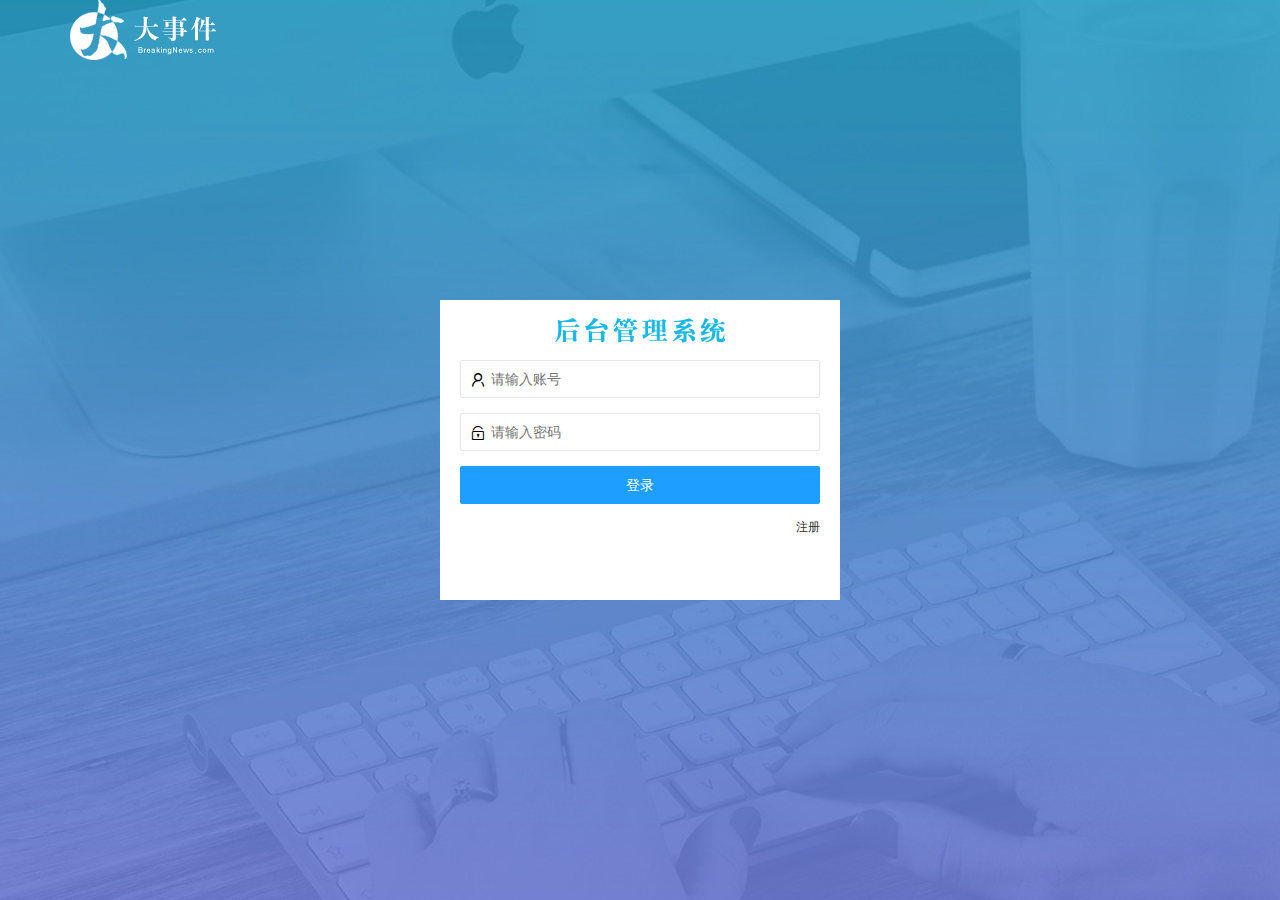
<file: login.html>
<!DOCTYPE html>
<html lang="en">

<head>
    <meta charset="UTF-8">
    <meta http-equiv="X-UA-Compatible" content="IE=edge">
    <meta name="viewport" content="width=device-width, initial-scale=1.0">
    <title>大事件</title>
    <link rel="stylesheet" href="./assets/css/login/login.css">
    <!-- 导入layui的样式 -->
    <link rel="stylesheet" href="./assets/lib/layui/css/layui.css">
</head>

<body>

    <!-- 头部logo区域 -->
    <div class="layui-main">
        <img src="./assets/images/logo.png" alt="" />
    </div>

    <!-- 登入注册区域 -->
    <div class="loginAndRegBox">
        <div class="titlebox"></div>

        <!-- 登入界面 -->
        <div class="log_box">
            <form class="layui-form" id="form_login">
                <!-- 请输入账号 -->
                <div class="layui-form-item">
                    <i class="layui-icon layui-icon-username"></i>
                    <input type="text" name="username" required lay-verify="required" placeholder="请输入账号"
                        autocomplete="off" class="layui-input">
                </div>
                <!-- 请输入密码 -->
                <div class="layui-form-item">
                    <i class="layui-icon layui-icon-password"></i>
                    <input type="password" name="password" required lay-verify="required|pwd" placeholder="请输入密码"
                        autocomplete="off" class="layui-input">
                </div>
                <!-- 提交按钮 -->
                <!-- 登录按钮 -->
                <div class="layui-form-item">
                    <!-- 注意：表单提交按钮和普通按钮的区别，就是 lay-submit 属性 -->
                    <button class="layui-btn layui-btn-fluid layui-btn-normal" lay-submit>登录</button>
                </div>
                <!-- 切换到注册页面 -->
                <div class="layui-form-item links">
                    <!-- 点击后页面不进行跳转 -->
                    <a href="javascript:;" id="link_reg"> 注册</a>
                </div>
            </form>


        </div>

        <!-- 注册界面 -->
        <div class="reg_box">

            <form class="layui-form" id="form_reg">
                <!-- 请输入账号 -->
                <div class="layui-form-item">
                    <i class="layui-icon layui-icon-username"></i>
                    <input type="text" name="username" required lay-verify="required" placeholder="请输入账号"
                        autocomplete="off" class="layui-input">
                </div>
                <!-- 请输入密码 -->
                <div class="layui-form-item">
                    <i class="layui-icon layui-icon-password"></i>
                    <input type="password" name="password" required lay-verify="required|pwd" placeholder="请输入密码"
                        autocomplete="off" class="layui-input">
                </div>
                <!-- 请输入密码 -->
                <div class="layui-form-item">
                    <i class="layui-icon layui-icon-password"></i>
                    <input type="password" name="repassword" required lay-verify="required|repwd" placeholder="请再次输入密码"
                        autocomplete="off" class="layui-input">
                </div>

                <!-- 登录按钮 -->
                <div class="layui-form-item">
                    <!-- 注意：表单提交按钮和普通按钮的区别，就是 lay-submit 属性 -->
                    <button class="layui-btn layui-btn-fluid layui-btn-normal " lay-submit>注册</button>
                </div>
                <!-- 切换到登入页面 -->
                <div class="layui-form-item links">
                    <!-- 点击后页面不进行跳转 -->
                    <a href="javascript:;" id="link_log"> 登录</a>
                </div>
            </form>

        </div>

    </div>

    <!-- js的添加顺序,先调用第三方模块,因为自己的js中可能会调用第三方模块 -->
    <!-- 添加laui的js -->
    
    <script src="./assets/lib/layui/layui.all.js"></script>
    <script src="./assets/lib/jquery.js"></script>

    <!-- 导入自己封装 的baseAPI.js -->
    <script src="./assets/js/baseAPI.js"></script>
    <script src="./assets/js/login.js"></script>


</body>

</html>
</file>
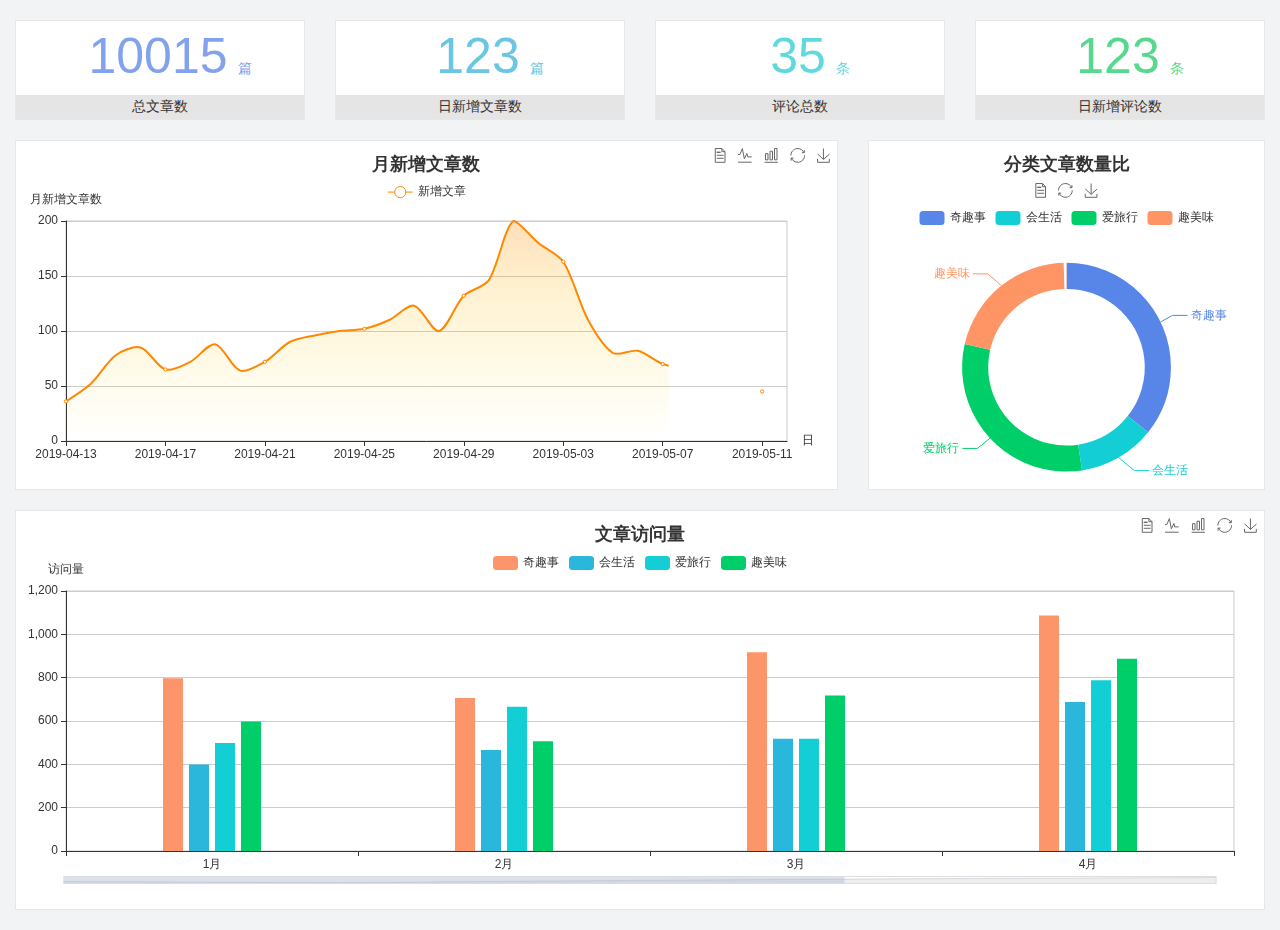
<file: home/dashboard.html>
<!DOCTYPE html>
<html lang="en">

<head>
  <meta charset="UTF-8">
  <meta name="viewport" content="width=device-width, initial-scale=1.0">
  <meta http-equiv="X-UA-Compatible" content="ie=edge">
  <title>图表统计</title>
  <link rel="stylesheet" href="../assets/lib/bootstrap.css" />
  <link rel="stylesheet" href="../assets/lib/main.css" />
  <script src="../assets/lib/jquery.js"></script>
  <script type="text/javascript" src="../assets/lib/echarts.min.js"></script>
</head>

<body>
  <div class="container-fluid">
    <div class="row spannel_list">
      <div class="col-sm-3 col-xs-6">
        <div class="spannel">
          <em>10015</em><span>篇</span>
          <b>总文章数</b>
        </div>
      </div>
      <div class="col-sm-3 col-xs-6">
        <div class="spannel scolor01">
          <em>123</em><span>篇</span>
          <b>日新增文章数</b>
        </div>
      </div>
      <div class="col-sm-3 col-xs-6">
        <div class="spannel scolor02">
          <em>35</em><span>条</span>
          <b>评论总数</b>
        </div>
      </div>
      <div class="col-sm-3 col-xs-6">
        <div class="spannel scolor03">
          <em>123</em><span>条</span>
          <b>日新增评论数</b>
        </div>
      </div>
    </div>
  </div>

  <div class="container-fluid">
    <div class="row curve-pie">
      <div class="col-lg-8 col-md-8">
        <div class="gragh_pannel" id="curve_show"></div>
      </div>
      <div class="col-lg-4 col-md-4">
        <div class="gragh_pannel" id="pie_show"></div>
      </div>
    </div>
  </div>

  <div class="container-fluid">
    <div class="column_pannel" id="column_show"></div>
  </div>

  <script>
    var oChart = echarts.init(document.getElementById('curve_show'));
    var aList_all = [
      { 'count': 36, 'date': '2019-04-13' },
      { 'count': 52, 'date': '2019-04-14' },
      { 'count': 78, 'date': '2019-04-15' },
      { 'count': 85, 'date': '2019-04-16' },
      { 'count': 65, 'date': '2019-04-17' },
      { 'count': 72, 'date': '2019-04-18' },
      { 'count': 88, 'date': '2019-04-19' },
      { 'count': 64, 'date': '2019-04-20' },
      { 'count': 72, 'date': '2019-04-21' },
      { 'count': 90, 'date': '2019-04-22' },
      { 'count': 96, 'date': '2019-04-23' },
      { 'count': 100, 'date': '2019-04-24' },
      { 'count': 102, 'date': '2019-04-25' },
      { 'count': 110, 'date': '2019-04-26' },
      { 'count': 123, 'date': '2019-04-27' },
      { 'count': 100, 'date': '2019-04-28' },
      { 'count': 132, 'date': '2019-04-29' },
      { 'count': 146, 'date': '2019-04-30' },
      { 'count': 200, 'date': '2019-05-01' },
      { 'count': 180, 'date': '2019-05-02' },
      { 'count': 163, 'date': '2019-05-03' },
      { 'count': 110, 'date': '2019-05-04' },
      { 'count': 80, 'date': '2019-05-05' },
      { 'count': 82, 'date': '2019-05-06' },
      { 'count': 70, 'date': '2019-05-07' },
      { 'count': 65, 'date': '2019-05-08' },
      { 'count': 54, 'date': '2019-05-09' },
      { 'count': 40, 'date': '2019-05-10' },
      { 'count': 45, 'date': '2019-05-11' },
      { 'count': 38, 'date': '2019-05-12' },
    ];

    let aCount = [];
    let aDate = [];

    for (var i = 0; i < aList_all.length; i++) {
      aCount.push(aList_all[i].count);
      aDate.push(aList_all[i].date);
    }

    var chartopt = {
      title: {
        text: '月新增文章数',
        left: 'center',
        top: '10'
      },
      tooltip: {
        trigger: 'axis'
      },
      legend: {
        data: ['新增文章'],
        top: '40'
      },
      toolbox: {
        show: true,
        feature: {
          mark: { show: true },
          dataView: { show: true, readOnly: false },
          magicType: { show: true, type: ['line', 'bar'] },
          restore: { show: true },
          saveAsImage: { show: true }
        }
      },
      calculable: true,
      xAxis: [
        {
          name: '日',
          type: 'category',
          boundaryGap: false,
          data: aDate
        }
      ],
      yAxis: [
        {
          name: '月新增文章数',
          type: 'value'
        }
      ],
      series: [
        {
          name: '新增文章',
          type: 'line',
          smooth: true,
          itemStyle: { normal: { areaStyle: { type: 'default' }, color: '#f80' }, lineStyle: { color: '#f80' } },
          data: aCount
        }],
      areaStyle: {
        normal: {
          color: new echarts.graphic.LinearGradient(0, 0, 0, 1, [{
            offset: 0,
            color: 'rgba(255,136,0,0.39)'
          }, {
            offset: .34,
            color: 'rgba(255,180,0,0.25)'
          }, {
            offset: 1,
            color: 'rgba(255,222,0,0.00)'
          }])

        }
      },
      grid: {
        show: true,
        x: 50,
        x2: 50,
        y: 80,
        height: 220
      }
    };

    oChart.setOption(chartopt);


    var oPie = echarts.init(document.getElementById('pie_show'));
    var oPieopt =
    {
      title: {
        top: 10,
        text: '分类文章数量比',
        x: 'center'
      },
      tooltip: {
        trigger: 'item',
        formatter: "{a} <br/>{b} : {c} ({d}%)"
      },
      color: ['#5885e8', '#13cfd5', '#00ce68', '#ff9565'],
      legend: {
        x: 'center',
        top: 65,
        data: ['奇趣事', '会生活', '爱旅行', '趣美味']
      },
      toolbox: {
        show: true,
        x: 'center',
        top: 35,
        feature: {
          mark: { show: true },
          dataView: { show: true, readOnly: false },
          magicType: {
            show: true,
            type: ['pie', 'funnel'],
            option: {
              funnel: {
                x: '25%',
                width: '50%',
                funnelAlign: 'left',
                max: 1548
              }
            }
          },
          restore: { show: true },
          saveAsImage: { show: true }
        }
      },
      calculable: true,
      series: [
        {
          name: '访问来源',
          type: 'pie',
          radius: ['45%', '60%'],
          center: ['50%', '65%'],
          data: [
            { value: 300, name: '奇趣事' },
            { value: 100, name: '会生活' },
            { value: 260, name: '爱旅行' },
            { value: 180, name: '趣美味' }
          ]
        }
      ]
    };
    oPie.setOption(oPieopt);



    var oColumn = this.echarts.init(document.getElementById('column_show'));
    var oColumnopt =
    {
      title: {
        text: '文章访问量',
        left: 'center',
        top: '10'
      },
      tooltip: {
        trigger: 'axis'
      },
      legend: {
        data: ['奇趣事', '会生活', '爱旅行', '趣美味'],
        top: '40'
      },
      toolbox: {
        show: true,
        feature: {
          mark: { show: true },
          dataView: { show: true, readOnly: false },
          magicType: { show: true, type: ['line', 'bar'] },
          restore: { show: true },
          saveAsImage: { show: true }
        }
      },
      calculable: true,
      xAxis: [
        {
          type: 'category',
          data: ['1月', '2月', '3月', '4月', '5月']
        }
      ],
      yAxis: [
        {
          name: '访问量',
          type: 'value'
        }
      ],
      series: [
        {
          name: '奇趣事',
          type: 'bar',
          barWidth: 20,
          itemStyle: {
            normal: { areaStyle: { type: 'default' }, color: '#fd956a' }
          },
          data: [800, 708, 920, 1090, 1200]
        },
        {
          name: '会生活',
          type: 'bar',
          barWidth: 20,
          itemStyle: {
            normal: { areaStyle: { type: 'default' }, color: '#2bb6db' }
          },
          data: [400, 468, 520, 690, 800]
        },
        {
          name: '爱旅行',
          type: 'bar',
          barWidth: 20,
          itemStyle: {
            normal: { areaStyle: { type: 'default' }, color: '#13cfd5' }
          },
          data: [500, 668, 520, 790, 900]
        },
        {
          name: '趣美味',
          type: 'bar',
          barWidth: 20,
          itemStyle: {
            normal: { areaStyle: { type: 'default' }, color: '#00ce68' }
          },
          data: [600, 508, 720, 890, 1000]
        }
      ],
      grid: {
        show: true,
        x: 50,
        x2: 30,
        y: 80,
        height: 260
      },
      dataZoom: [//给x轴设置滚动条
        {
          start: 0,//默认为0
          end: 100 - 1000 / 31,//默认为100
          type: 'slider',
          show: true,
          xAxisIndex: [0],
          handleSize: 0,//滑动条的 左右2个滑动条的大小
          height: 8,//组件高度
          left: 45, //左边的距离
          right: 50,//右边的距离
          bottom: 26,//右边的距离
          handleColor: '#ddd',//h滑动图标的颜色
          handleStyle: {
            borderColor: "#cacaca",
            borderWidth: "1",
            shadowBlur: 2,
            background: "#ddd",
            shadowColor: "#ddd",
          }
        }]
    };
    oColumn.setOption(oColumnopt);
  </script>
</body>

</html>
</file>
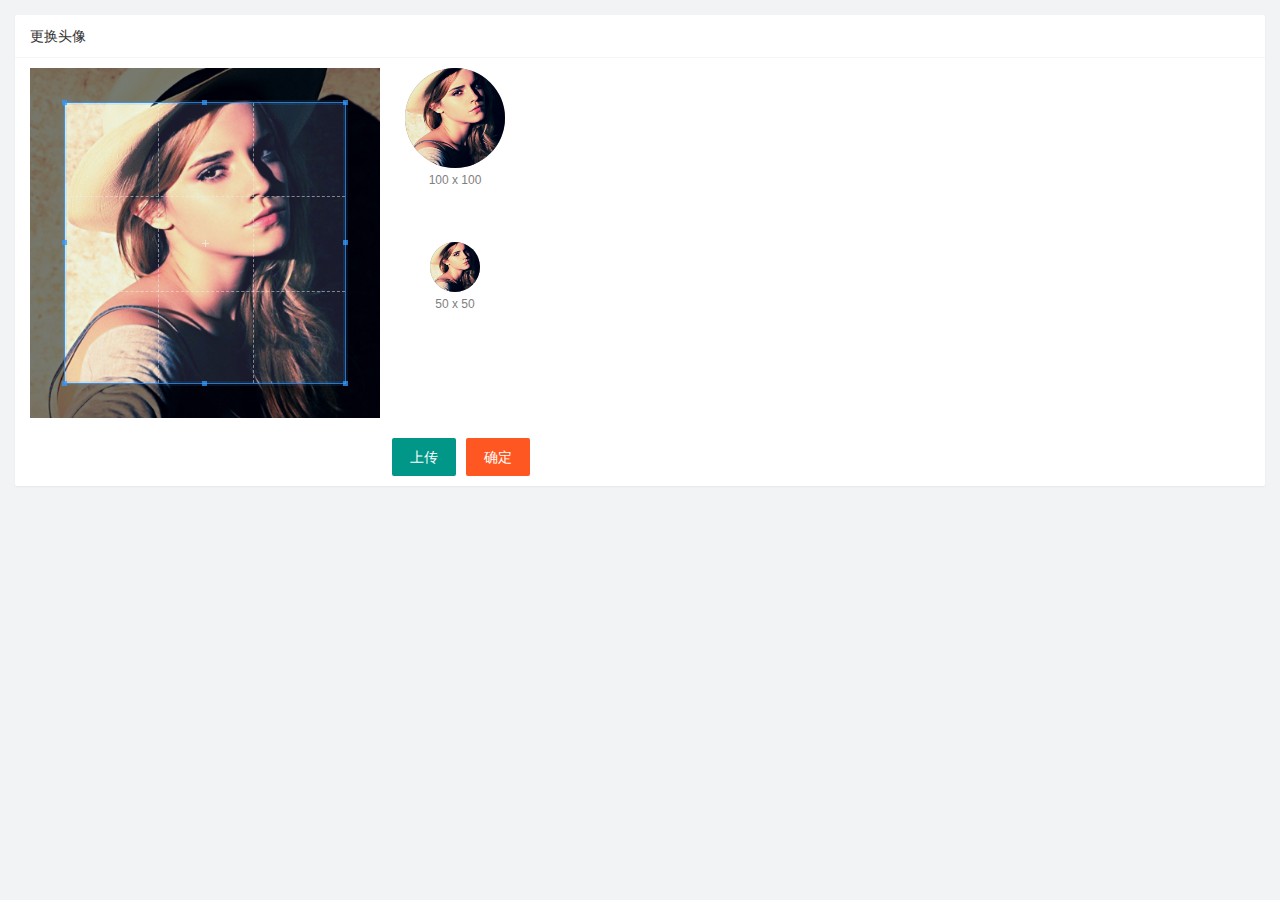
<file: user/user-avatar.html>
<!DOCTYPE html>
<html lang="en">

<head>
    <meta charset="UTF-8">
    <meta http-equiv="X-UA-Compatible" content="IE=edge">
    <meta name="viewport" content="width=device-width, initial-scale=1.0">
    <title>Document</title>
    <link rel="stylesheet" href="../assets/lib/layui/css/layui.css">
    <link rel="stylesheet" href="../assets/css/user/user-avatar.css">
    <link rel="stylesheet" href="../assets/lib/cropper/cropper.css" />

</head>

<body>

    <div class="layui-card">
        <div class="layui-card-header">更换头像</div>
        <div class="layui-card-body">
            <!-- 第一行的图片裁剪和预览区域 -->
            <div class="row1">
                <!-- 图片裁剪区域 -->
                <div class="cropper-box">
                    <!-- 这个 img 标签很重要，将来会把它初始化为裁剪区域 -->
                    <img id="image" src="../assets/images/sample.jpg" />
                </div>
                <!-- 图片的预览区域 -->
                <div class="preview-box">
                    <div>
                        <!-- 宽高为 100px 的预览区域 -->
                        <div class="img-preview w100"></div>
                        <p class="size">100 x 100</p>
                    </div>
                    <div>
                        <!-- 宽高为 50px 的预览区域 -->
                        <div class="img-preview w50"></div>
                        <p class="size">50 x 50</p>
                    </div>
                </div>
            </div>

            <!-- 第二行的按钮区域 -->
            <div class="row2">
                <!-- accept限制选择的文件类型 -->
                <input type="file" id="file" accept="image/png, image/jpeg">
                <button type="button" class="layui-btn" id="btnChooseImage">上传</button>
                <button type="button" class="layui-btn layui-btn-danger" id="btnUpload">确定</button>
            </div>
        </div>
    </div>


    <script src="../assets/lib/jquery.js"></script>
    <script src="../assets/lib/cropper/Cropper.js"></script>
    <script src="../assets/lib/cropper/jquery-cropper.js"></script>
    <!-- 导入 layui 的 js -->
    <script src="../assets/lib/layui/layui.all.js"></script>

    <!-- 导入 baseAPI -->
    <script src="../assets/js/baseAPI.js"></script>
    <!-- 导入自己的 js -->
    <script src="../assets/js/user/user-avatar.js"></script>

</body>

</html>
</file>
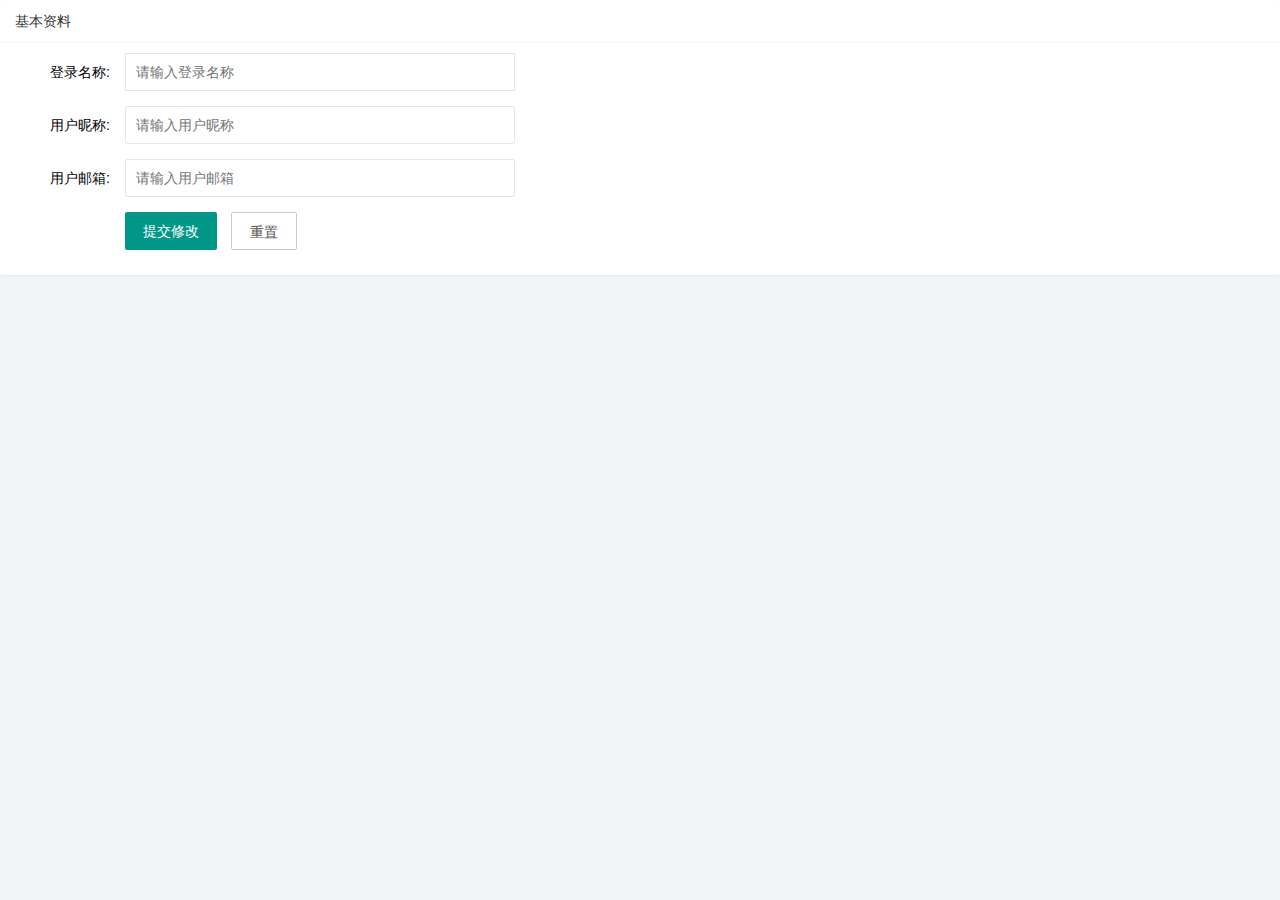
<file: user/user-info.html>
<!DOCTYPE html>
<html lang="en">
<head>
    <meta charset="UTF-8">
    <meta http-equiv="X-UA-Compatible" content="IE=edge">
    <meta name="viewport" content="width=device-width, initial-scale=1.0">
    <title>Document</title>
    <link rel="stylesheet" href="../assets/css/user/user-info.css">
    <link rel="stylesheet" href="../assets/lib/layui/css/layui.css">
</head>
<body>
    <!-- 卡片面板 -->
    <div class="layui-card">
        <div class="layui-card-header">基本资料</div>
        <div class="layui-card-body">
            <form class="layui-form" filter="formUserInfo" >
              <!-- id的隐藏域 -->
              <input type="hidden" name="id" class="form-id">
                <div class="layui-form-item">
                  <label class="layui-form-label">登录名称:</label>
                  <div class="layui-input-block">
                    <input type="text" name="username" required  lay-verify="required" placeholder="请输入登录名称" autocomplete="off" class="layui-input form-username">
                  </div>
                </div>
                <div class="layui-form-item">
                    <label class="layui-form-label">用户昵称:</label>
                    <div class="layui-input-block">
                      <input type="text" name="nickname" required  lay-verify="required|nickname" placeholder="请输入用户昵称" autocomplete="off" class="layui-input form-nickname">
                    </div>
                  </div>
                  <div class="layui-form-item">
                    <label class="layui-form-label">用户邮箱:</label>
                    <div class="layui-input-block">
                      <input type="text" name="email" required  lay-verify="required|email" placeholder="请输入用户邮箱" autocomplete="off" class="layui-input form-email">
                    </div>
                  </div>
                  <div class="layui-form-item">
                    <div class="layui-input-block">
                      <button class="layui-btn" lay-submit lay-filter="formDemo" id="btnSubmit">提交修改</button>
                      <button type="reset" class="layui-btn layui-btn-primary" id=" btnReset">重置</button>
                    </div>
                  </div>
                  
            </form>
         
        </div>
      </div>
</body>
<script src="../assets/lib/layui/layui.all.js"></script>
<script src="../assets/lib/jquery.js"></script>
<script src="../assets/js/baseAPI.js"></script>
<script src="../assets/js/user/user-info.js"></script>
</html>
</file>
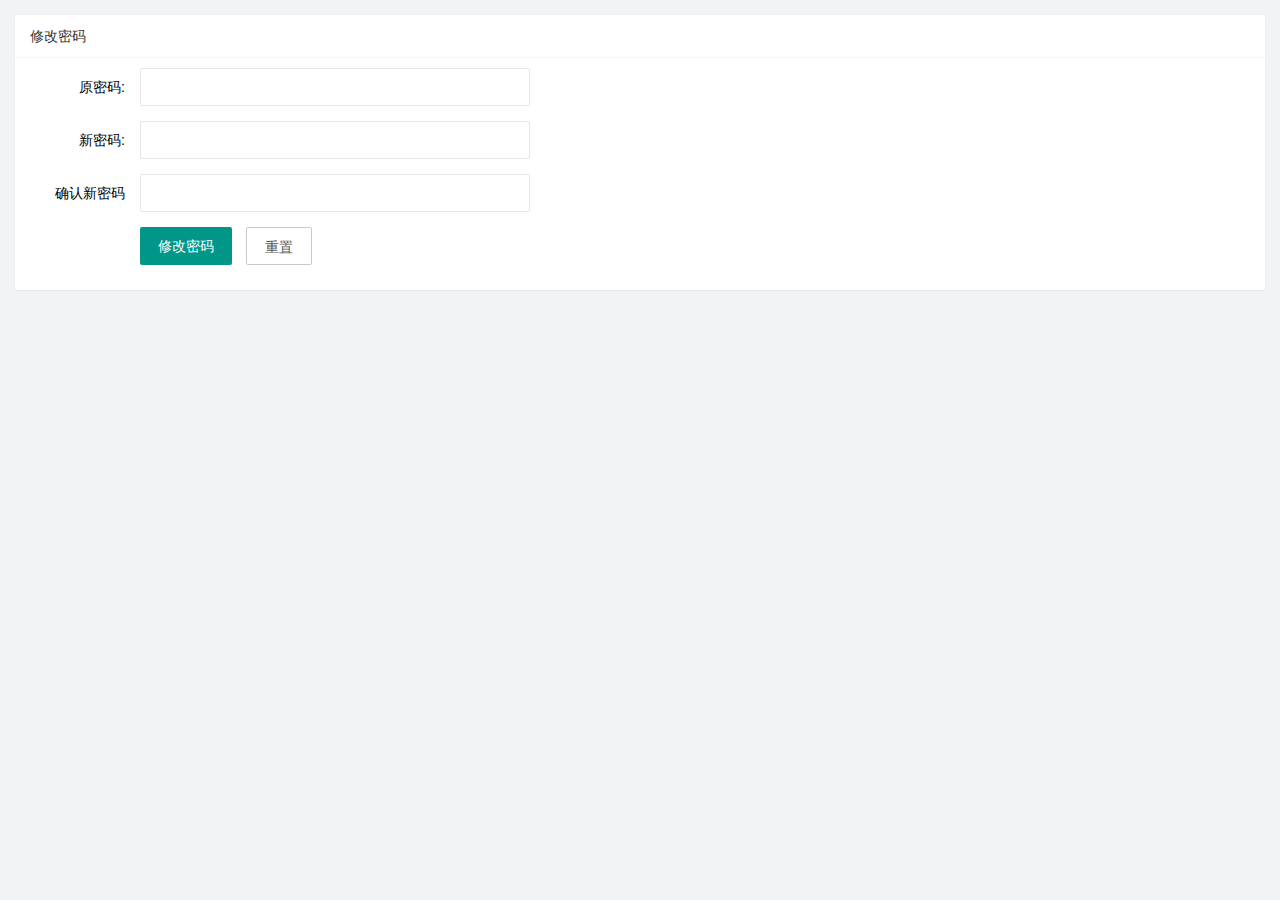
<file: user/user-pwd.html>
<!DOCTYPE html>
<html lang="en">

<head>
  <meta charset="UTF-8">
  <meta http-equiv="X-UA-Compatible" content="IE=edge">
  <meta name="viewport" content="width=device-width, initial-scale=1.0">
  <title>Document</title>
  <link rel="stylesheet" href="../assets/lib/layui/css/layui.css">
  <link rel="stylesheet" href="../assets/css/user/user-pwd.css">

</head>

<body>

  <div class="layui-card">
    <div class="layui-card-header"> 修改密码</div>
    <div class="layui-card-body">
      <form class="layui-form">

        <div class="layui-form-item">
          <label class="layui-form-label">原密码:</label>
          <div class="layui-input-block">
            <input type="password" name="oldPwd" required lay-verify="required|pass" placeholder="" autocomplete="off"
              class="layui-input ">
          </div>
        </div>
        <div class="layui-form-item">
          <label class="layui-form-label">新密码:</label>
          <div class="layui-input-block">
            <input type="password" name="newPwd" required lay-verify="required|passsame" placeholder="" autocomplete="off"
              class="layui-input ">
          </div>
        </div>

        <div class="layui-form-item">
          <label class="layui-form-label">确认新密码</label>
          <div class="layui-input-block">
            <input type="password" name="rePwd" required lay-verify="required|pass|resame" placeholder=""
              autocomplete="off" class="layui-input" />
          </div>
        </div>


        <div class="layui-form-item">
          <div class="layui-input-block">
            <button class="layui-btn" lay-submit lay-filter="formDemo">修改密码</button>
            <button type="reset" class="layui-btn layui-btn-primary">重置</button>
          </div>
        </div>

      </form>
    </div>
  </div>

  <!-- 导入 layui 的 js -->
  <script src="../assets/lib/layui/layui.all.js"></script>
  <!-- 导入 jQuery -->
  <script src="../assets/lib/jquery.js"></script>
  <!-- 导入 baseAPI -->
  <script src="../assets/js/baseAPI.js"></script>
  <!-- 导入自己的 js -->
  <script src="../assets/js/user/user-pwd.js"></script>
</body>

</html>
</file>
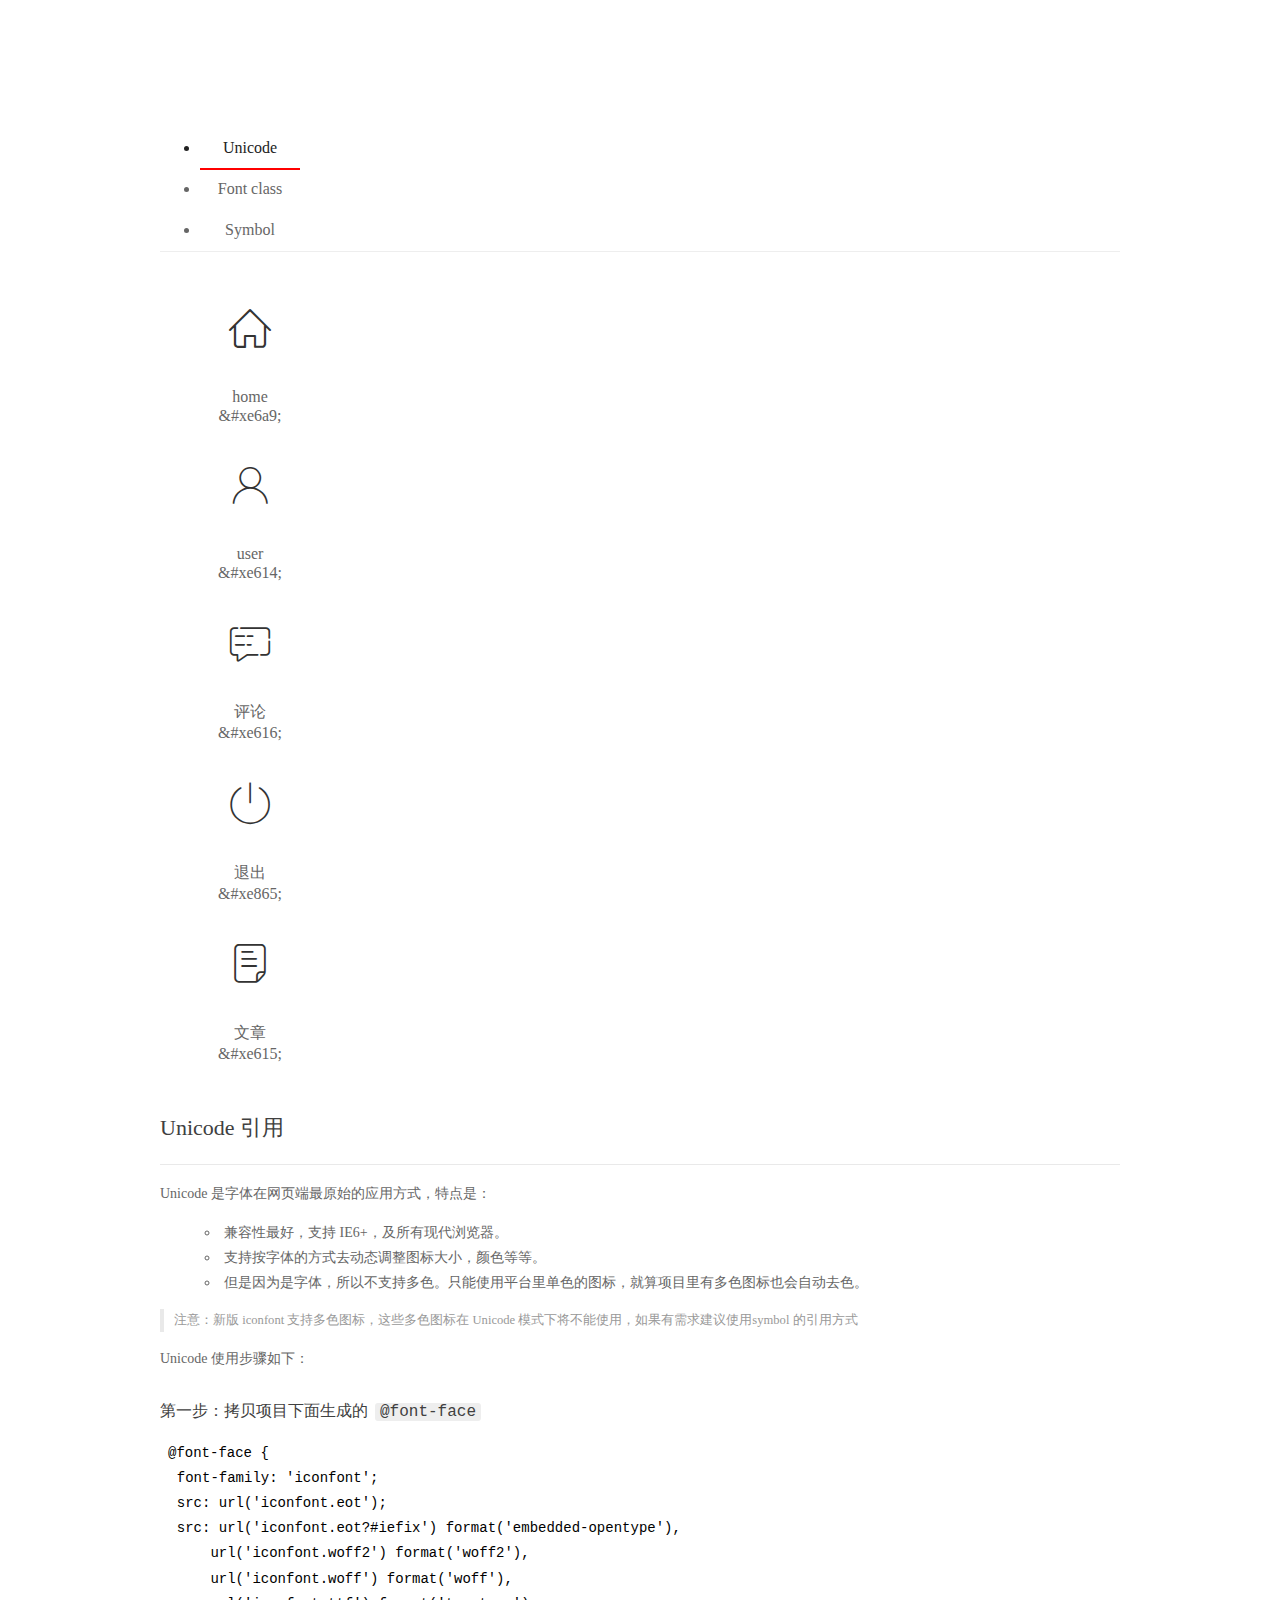
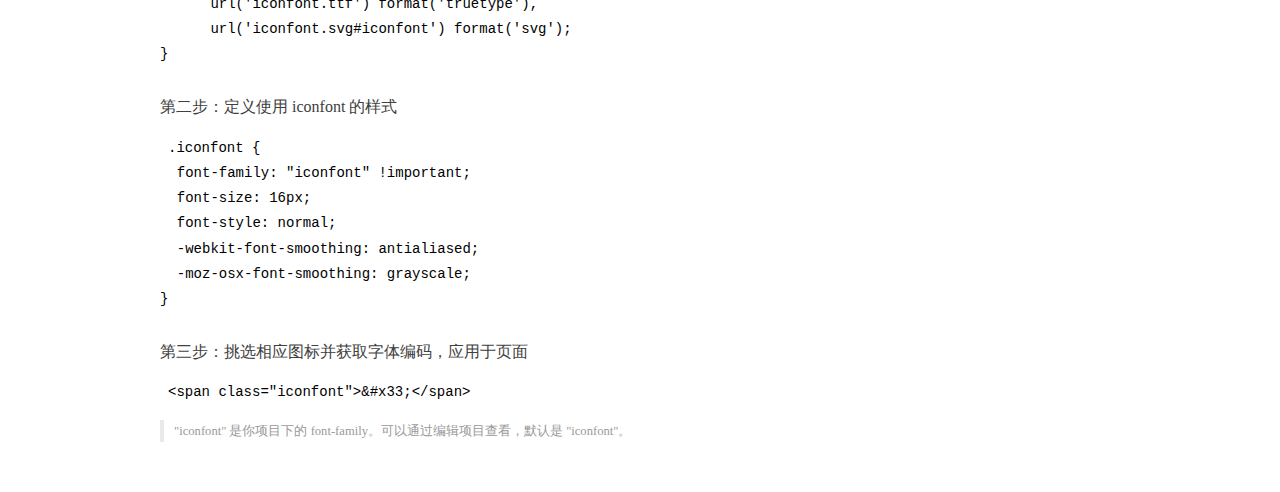
<file: assets/fonts/demo_index.html>
<!DOCTYPE html>
<html>
<head>
  <meta charset="utf-8"/>
  <title>IconFont Demo</title>
  <link rel="shortcut icon" href="https://gtms04.alicdn.com/tps/i4/TB1_oz6GVXXXXaFXpXXJDFnIXXX-64-64.ico" type="image/x-icon"/>
  <link rel="stylesheet" href="https://g.alicdn.com/thx/cube/1.3.2/cube.min.css">
  <link rel="stylesheet" href="demo.css">
  <link rel="stylesheet" href="iconfont.css">
  <script src="iconfont.js"></script>
  <!-- jQuery -->
  <script src="https://a1.alicdn.com/oss/uploads/2018/12/26/7bfddb60-08e8-11e9-9b04-53e73bb6408b.js"></script>
  <!-- 代码高亮 -->
  <script src="https://a1.alicdn.com/oss/uploads/2018/12/26/a3f714d0-08e6-11e9-8a15-ebf944d7534c.js"></script>
</head>
<body>
  <div class="main">
    <h1 class="logo"><a href="https://www.iconfont.cn/" title="iconfont 首页" target="_blank">&#xe86b;</a></h1>
    <div class="nav-tabs">
      <ul id="tabs" class="dib-box">
        <li class="dib active"><span>Unicode</span></li>
        <li class="dib"><span>Font class</span></li>
        <li class="dib"><span>Symbol</span></li>
      </ul>
      
    </div>
    <div class="tab-container">
      <div class="content unicode" style="display: block;">
          <ul class="icon_lists dib-box">
          
            <li class="dib">
              <span class="icon iconfont">&#xe6a9;</span>
                <div class="name">home</div>
                <div class="code-name">&amp;#xe6a9;</div>
              </li>
          
            <li class="dib">
              <span class="icon iconfont">&#xe614;</span>
                <div class="name">user</div>
                <div class="code-name">&amp;#xe614;</div>
              </li>
          
            <li class="dib">
              <span class="icon iconfont">&#xe616;</span>
                <div class="name">评论</div>
                <div class="code-name">&amp;#xe616;</div>
              </li>
          
            <li class="dib">
              <span class="icon iconfont">&#xe865;</span>
                <div class="name">退出</div>
                <div class="code-name">&amp;#xe865;</div>
              </li>
          
            <li class="dib">
              <span class="icon iconfont">&#xe615;</span>
                <div class="name">文章</div>
                <div class="code-name">&amp;#xe615;</div>
              </li>
          
          </ul>
          <div class="article markdown">
          <h2 id="unicode-">Unicode 引用</h2>
          <hr>

          <p>Unicode 是字体在网页端最原始的应用方式，特点是：</p>
          <ul>
            <li>兼容性最好，支持 IE6+，及所有现代浏览器。</li>
            <li>支持按字体的方式去动态调整图标大小，颜色等等。</li>
            <li>但是因为是字体，所以不支持多色。只能使用平台里单色的图标，就算项目里有多色图标也会自动去色。</li>
          </ul>
          <blockquote>
            <p>注意：新版 iconfont 支持多色图标，这些多色图标在 Unicode 模式下将不能使用，如果有需求建议使用symbol 的引用方式</p>
          </blockquote>
          <p>Unicode 使用步骤如下：</p>
          <h3 id="-font-face">第一步：拷贝项目下面生成的 <code>@font-face</code></h3>
<pre><code class="language-css"
>@font-face {
  font-family: 'iconfont';
  src: url('iconfont.eot');
  src: url('iconfont.eot?#iefix') format('embedded-opentype'),
      url('iconfont.woff2') format('woff2'),
      url('iconfont.woff') format('woff'),
      url('iconfont.ttf') format('truetype'),
      url('iconfont.svg#iconfont') format('svg');
}
</code></pre>
          <h3 id="-iconfont-">第二步：定义使用 iconfont 的样式</h3>
<pre><code class="language-css"
>.iconfont {
  font-family: "iconfont" !important;
  font-size: 16px;
  font-style: normal;
  -webkit-font-smoothing: antialiased;
  -moz-osx-font-smoothing: grayscale;
}
</code></pre>
          <h3 id="-">第三步：挑选相应图标并获取字体编码，应用于页面</h3>
<pre>
<code class="language-html"
>&lt;span class="iconfont"&gt;&amp;#x33;&lt;/span&gt;
</code></pre>
          <blockquote>
            <p>"iconfont" 是你项目下的 font-family。可以通过编辑项目查看，默认是 "iconfont"。</p>
          </blockquote>
          </div>
      </div>
      <div class="content font-class">
        <ul class="icon_lists dib-box">
          
          <li class="dib">
            <span class="icon iconfont icon-home"></span>
            <div class="name">
              home
            </div>
            <div class="code-name">.icon-home
            </div>
          </li>
          
          <li class="dib">
            <span class="icon iconfont icon-user"></span>
            <div class="name">
              user
            </div>
            <div class="code-name">.icon-user
            </div>
          </li>
          
          <li class="dib">
            <span class="icon iconfont icon-pinglun"></span>
            <div class="name">
              评论
            </div>
            <div class="code-name">.icon-pinglun
            </div>
          </li>
          
          <li class="dib">
            <span class="icon iconfont icon-tuichu"></span>
            <div class="name">
              退出
            </div>
            <div class="code-name">.icon-tuichu
            </div>
          </li>
          
          <li class="dib">
            <span class="icon iconfont icon-16"></span>
            <div class="name">
              文章
            </div>
            <div class="code-name">.icon-16
            </div>
          </li>
          
        </ul>
        <div class="article markdown">
        <h2 id="font-class-">font-class 引用</h2>
        <hr>

        <p>font-class 是 Unicode 使用方式的一种变种，主要是解决 Unicode 书写不直观，语意不明确的问题。</p>
        <p>与 Unicode 使用方式相比，具有如下特点：</p>
        <ul>
          <li>兼容性良好，支持 IE8+，及所有现代浏览器。</li>
          <li>相比于 Unicode 语意明确，书写更直观。可以很容易分辨这个 icon 是什么。</li>
          <li>因为使用 class 来定义图标，所以当要替换图标时，只需要修改 class 里面的 Unicode 引用。</li>
          <li>不过因为本质上还是使用的字体，所以多色图标还是不支持的。</li>
        </ul>
        <p>使用步骤如下：</p>
        <h3 id="-fontclass-">第一步：引入项目下面生成的 fontclass 代码：</h3>
<pre><code class="language-html">&lt;link rel="stylesheet" href="./iconfont.css"&gt;
</code></pre>
        <h3 id="-">第二步：挑选相应图标并获取类名，应用于页面：</h3>
<pre><code class="language-html">&lt;span class="iconfont icon-xxx"&gt;&lt;/span&gt;
</code></pre>
        <blockquote>
          <p>"
            iconfont" 是你项目下的 font-family。可以通过编辑项目查看，默认是 "iconfont"。</p>
        </blockquote>
      </div>
      </div>
      <div class="content symbol">
          <ul class="icon_lists dib-box">
          
            <li class="dib">
                <svg class="icon svg-icon" aria-hidden="true">
                  <use xlink:href="#icon-home"></use>
                </svg>
                <div class="name">home</div>
                <div class="code-name">#icon-home</div>
            </li>
          
            <li class="dib">
                <svg class="icon svg-icon" aria-hidden="true">
                  <use xlink:href="#icon-user"></use>
                </svg>
                <div class="name">user</div>
                <div class="code-name">#icon-user</div>
            </li>
          
            <li class="dib">
                <svg class="icon svg-icon" aria-hidden="true">
                  <use xlink:href="#icon-pinglun"></use>
                </svg>
                <div class="name">评论</div>
                <div class="code-name">#icon-pinglun</div>
            </li>
          
            <li class="dib">
                <svg class="icon svg-icon" aria-hidden="true">
                  <use xlink:href="#icon-tuichu"></use>
                </svg>
                <div class="name">退出</div>
                <div class="code-name">#icon-tuichu</div>
            </li>
          
            <li class="dib">
                <svg class="icon svg-icon" aria-hidden="true">
                  <use xlink:href="#icon-16"></use>
                </svg>
                <div class="name">文章</div>
                <div class="code-name">#icon-16</div>
            </li>
          
          </ul>
          <div class="article markdown">
          <h2 id="symbol-">Symbol 引用</h2>
          <hr>

          <p>这是一种全新的使用方式，应该说这才是未来的主流，也是平台目前推荐的用法。相关介绍可以参考这篇<a href="">文章</a>
            这种用法其实是做了一个 SVG 的集合，与另外两种相比具有如下特点：</p>
          <ul>
            <li>支持多色图标了，不再受单色限制。</li>
            <li>通过一些技巧，支持像字体那样，通过 <code>font-size</code>, <code>color</code> 来调整样式。</li>
            <li>兼容性较差，支持 IE9+，及现代浏览器。</li>
            <li>浏览器渲染 SVG 的性能一般，还不如 png。</li>
          </ul>
          <p>使用步骤如下：</p>
          <h3 id="-symbol-">第一步：引入项目下面生成的 symbol 代码：</h3>
<pre><code class="language-html">&lt;script src="./iconfont.js"&gt;&lt;/script&gt;
</code></pre>
          <h3 id="-css-">第二步：加入通用 CSS 代码（引入一次就行）：</h3>
<pre><code class="language-html">&lt;style&gt;
.icon {
  width: 1em;
  height: 1em;
  vertical-align: -0.15em;
  fill: currentColor;
  overflow: hidden;
}
&lt;/style&gt;
</code></pre>
          <h3 id="-">第三步：挑选相应图标并获取类名，应用于页面：</h3>
<pre><code class="language-html">&lt;svg class="icon" aria-hidden="true"&gt;
  &lt;use xlink:href="#icon-xxx"&gt;&lt;/use&gt;
&lt;/svg&gt;
</code></pre>
          </div>
      </div>

    </div>
  </div>
  <script>
  $(document).ready(function () {
      $('.tab-container .content:first').show()

      $('#tabs li').click(function (e) {
        var tabContent = $('.tab-container .content')
        var index = $(this).index()

        if ($(this).hasClass('active')) {
          return
        } else {
          $('#tabs li').removeClass('active')
          $(this).addClass('active')

          tabContent.hide().eq(index).fadeIn()
        }
      })
    })
  </script>
</body>
</html>
</file>
<file: assets/css/login/login.css>
html,body{
    margin: 0;
    padding: 0;
    height: 100%;
    width: 100%;
    background:url(../../images/login_bg.jpg) no-repeat center;
    background-size: cover;
}


/* 登入注册区域 */
.loginAndRegBox{
    width: 400px;
    height: 300px;
    background-color: #fff;
    /* 盒子水平垂直居中 */
    position: absolute;
    left: 50%;
    top: 50%;
    transform: translate(-50%,-50%);
}

.titlebox{
    height: 60px;
    background: url(../../images/login_title.png) no-repeat center;
}

.reg_box{
    display: none;
}
.layui-form{
    /* background-color: red; */
    margin: 0 20px;
}
.links{
    display: flex;
    justify-content:flex-end ;
}

.links a {
    font-size: 12px;
}


/* 对小图片进行布局,通过子绝父相 */

.layui-form-item{
    position: relative;
}
.layui-icon{
    position: absolute;
    left: 10px;
    top: 12px;
}
.layui-form-item .layui-input{
    padding-left: 30px;

}
</file>
<file: assets/lib/layui/css/layui.css>
/** layui-v2.5.5 MIT License By https://www.layui.com */
 .layui-inline,img{display:inline-block;vertical-align:middle}h1,h2,h3,h4,h5,h6{font-weight:400}.layui-edge,.layui-header,.layui-inline,.layui-main{position:relative}.layui-body,.layui-edge,.layui-elip{overflow:hidden}.layui-btn,.layui-edge,.layui-inline,img{vertical-align:middle}.layui-btn,.layui-disabled,.layui-icon,.layui-unselect{-moz-user-select:none;-webkit-user-select:none;-ms-user-select:none}.layui-elip,.layui-form-checkbox span,.layui-form-pane .layui-form-label{text-overflow:ellipsis;white-space:nowrap}.layui-breadcrumb,.layui-tree-btnGroup{visibility:hidden}blockquote,body,button,dd,div,dl,dt,form,h1,h2,h3,h4,h5,h6,input,li,ol,p,pre,td,textarea,th,ul{margin:0;padding:0;-webkit-tap-highlight-color:rgba(0,0,0,0)}a:active,a:hover{outline:0}img{border:none}li{list-style:none}table{border-collapse:collapse;border-spacing:0}h4,h5,h6{font-size:100%}button,input,optgroup,option,select,textarea{font-family:inherit;font-size:inherit;font-style:inherit;font-weight:inherit;outline:0}pre{white-space:pre-wrap;white-space:-moz-pre-wrap;white-space:-pre-wrap;white-space:-o-pre-wrap;word-wrap:break-word}body{line-height:24px;font:14px Helvetica Neue,Helvetica,PingFang SC,Tahoma,Arial,sans-serif}hr{height:1px;margin:10px 0;border:0;clear:both}a{color:#333;text-decoration:none}a:hover{color:#777}a cite{font-style:normal;*cursor:pointer}.layui-border-box,.layui-border-box *{box-sizing:border-box}.layui-box,.layui-box *{box-sizing:content-box}.layui-clear{clear:both;*zoom:1}.layui-clear:after{content:'\20';clear:both;*zoom:1;display:block;height:0}.layui-inline{*display:inline;*zoom:1}.layui-edge{display:inline-block;width:0;height:0;border-width:6px;border-style:dashed;border-color:transparent}.layui-edge-top{top:-4px;border-bottom-color:#999;border-bottom-style:solid}.layui-edge-right{border-left-color:#999;border-left-style:solid}.layui-edge-bottom{top:2px;border-top-color:#999;border-top-style:solid}.layui-edge-left{border-right-color:#999;border-right-style:solid}.layui-disabled,.layui-disabled:hover{color:#d2d2d2!important;cursor:not-allowed!important}.layui-circle{border-radius:100%}.layui-show{display:block!important}.layui-hide{display:none!important}@font-face{font-family:layui-icon;src:url(../font/iconfont.eot?v=250);src:url(../font/iconfont.eot?v=250#iefix) format('embedded-opentype'),url(../font/iconfont.woff2?v=250) format('woff2'),url(../font/iconfont.woff?v=250) format('woff'),url(../font/iconfont.ttf?v=250) format('truetype'),url(../font/iconfont.svg?v=250#layui-icon) format('svg')}.layui-icon{font-family:layui-icon!important;font-size:16px;font-style:normal;-webkit-font-smoothing:antialiased;-moz-osx-font-smoothing:grayscale}.layui-icon-reply-fill:before{content:"\e611"}.layui-icon-set-fill:before{content:"\e614"}.layui-icon-menu-fill:before{content:"\e60f"}.layui-icon-search:before{content:"\e615"}.layui-icon-share:before{content:"\e641"}.layui-icon-set-sm:before{content:"\e620"}.layui-icon-engine:before{content:"\e628"}.layui-icon-close:before{content:"\1006"}.layui-icon-close-fill:before{content:"\1007"}.layui-icon-chart-screen:before{content:"\e629"}.layui-icon-star:before{content:"\e600"}.layui-icon-circle-dot:before{content:"\e617"}.layui-icon-chat:before{content:"\e606"}.layui-icon-release:before{content:"\e609"}.layui-icon-list:before{content:"\e60a"}.layui-icon-chart:before{content:"\e62c"}.layui-icon-ok-circle:before{content:"\1005"}.layui-icon-layim-theme:before{content:"\e61b"}.layui-icon-table:before{content:"\e62d"}.layui-icon-right:before{content:"\e602"}.layui-icon-left:before{content:"\e603"}.layui-icon-cart-simple:before{content:"\e698"}.layui-icon-face-cry:before{content:"\e69c"}.layui-icon-face-smile:before{content:"\e6af"}.layui-icon-survey:before{content:"\e6b2"}.layui-icon-tree:before{content:"\e62e"}.layui-icon-upload-circle:before{content:"\e62f"}.layui-icon-add-circle:before{content:"\e61f"}.layui-icon-download-circle:before{content:"\e601"}.layui-icon-templeate-1:before{content:"\e630"}.layui-icon-util:before{content:"\e631"}.layui-icon-face-surprised:before{content:"\e664"}.layui-icon-edit:before{content:"\e642"}.layui-icon-speaker:before{content:"\e645"}.layui-icon-down:before{content:"\e61a"}.layui-icon-file:before{content:"\e621"}.layui-icon-layouts:before{content:"\e632"}.layui-icon-rate-half:before{content:"\e6c9"}.layui-icon-add-circle-fine:before{content:"\e608"}.layui-icon-prev-circle:before{content:"\e633"}.layui-icon-read:before{content:"\e705"}.layui-icon-404:before{content:"\e61c"}.layui-icon-carousel:before{content:"\e634"}.layui-icon-help:before{content:"\e607"}.layui-icon-code-circle:before{content:"\e635"}.layui-icon-water:before{content:"\e636"}.layui-icon-username:before{content:"\e66f"}.layui-icon-find-fill:before{content:"\e670"}.layui-icon-about:before{content:"\e60b"}.layui-icon-location:before{content:"\e715"}.layui-icon-up:before{content:"\e619"}.layui-icon-pause:before{content:"\e651"}.layui-icon-date:before{content:"\e637"}.layui-icon-layim-uploadfile:before{content:"\e61d"}.layui-icon-delete:before{content:"\e640"}.layui-icon-play:before{content:"\e652"}.layui-icon-top:before{content:"\e604"}.layui-icon-friends:before{content:"\e612"}.layui-icon-refresh-3:before{content:"\e9aa"}.layui-icon-ok:before{content:"\e605"}.layui-icon-layer:before{content:"\e638"}.layui-icon-face-smile-fine:before{content:"\e60c"}.layui-icon-dollar:before{content:"\e659"}.layui-icon-group:before{content:"\e613"}.layui-icon-layim-download:before{content:"\e61e"}.layui-icon-picture-fine:before{content:"\e60d"}.layui-icon-link:before{content:"\e64c"}.layui-icon-diamond:before{content:"\e735"}.layui-icon-log:before{content:"\e60e"}.layui-icon-rate-solid:before{content:"\e67a"}.layui-icon-fonts-del:before{content:"\e64f"}.layui-icon-unlink:before{content:"\e64d"}.layui-icon-fonts-clear:before{content:"\e639"}.layui-icon-triangle-r:before{content:"\e623"}.layui-icon-circle:before{content:"\e63f"}.layui-icon-radio:before{content:"\e643"}.layui-icon-align-center:before{content:"\e647"}.layui-icon-align-right:before{content:"\e648"}.layui-icon-align-left:before{content:"\e649"}.layui-icon-loading-1:before{content:"\e63e"}.layui-icon-return:before{content:"\e65c"}.layui-icon-fonts-strong:before{content:"\e62b"}.layui-icon-upload:before{content:"\e67c"}.layui-icon-dialogue:before{content:"\e63a"}.layui-icon-video:before{content:"\e6ed"}.layui-icon-headset:before{content:"\e6fc"}.layui-icon-cellphone-fine:before{content:"\e63b"}.layui-icon-add-1:before{content:"\e654"}.layui-icon-face-smile-b:before{content:"\e650"}.layui-icon-fonts-html:before{content:"\e64b"}.layui-icon-form:before{content:"\e63c"}.layui-icon-cart:before{content:"\e657"}.layui-icon-camera-fill:before{content:"\e65d"}.layui-icon-tabs:before{content:"\e62a"}.layui-icon-fonts-code:before{content:"\e64e"}.layui-icon-fire:before{content:"\e756"}.layui-icon-set:before{content:"\e716"}.layui-icon-fonts-u:before{content:"\e646"}.layui-icon-triangle-d:before{content:"\e625"}.layui-icon-tips:before{content:"\e702"}.layui-icon-picture:before{content:"\e64a"}.layui-icon-more-vertical:before{content:"\e671"}.layui-icon-flag:before{content:"\e66c"}.layui-icon-loading:before{content:"\e63d"}.layui-icon-fonts-i:before{content:"\e644"}.layui-icon-refresh-1:before{content:"\e666"}.layui-icon-rmb:before{content:"\e65e"}.layui-icon-home:before{content:"\e68e"}.layui-icon-user:before{content:"\e770"}.layui-icon-notice:before{content:"\e667"}.layui-icon-login-weibo:before{content:"\e675"}.layui-icon-voice:before{content:"\e688"}.layui-icon-upload-drag:before{content:"\e681"}.layui-icon-login-qq:before{content:"\e676"}.layui-icon-snowflake:before{content:"\e6b1"}.layui-icon-file-b:before{content:"\e655"}.layui-icon-template:before{content:"\e663"}.layui-icon-auz:before{content:"\e672"}.layui-icon-console:before{content:"\e665"}.layui-icon-app:before{content:"\e653"}.layui-icon-prev:before{content:"\e65a"}.layui-icon-website:before{content:"\e7ae"}.layui-icon-next:before{content:"\e65b"}.layui-icon-component:before{content:"\e857"}.layui-icon-more:before{content:"\e65f"}.layui-icon-login-wechat:before{content:"\e677"}.layui-icon-shrink-right:before{content:"\e668"}.layui-icon-spread-left:before{content:"\e66b"}.layui-icon-camera:before{content:"\e660"}.layui-icon-note:before{content:"\e66e"}.layui-icon-refresh:before{content:"\e669"}.layui-icon-female:before{content:"\e661"}.layui-icon-male:before{content:"\e662"}.layui-icon-password:before{content:"\e673"}.layui-icon-senior:before{content:"\e674"}.layui-icon-theme:before{content:"\e66a"}.layui-icon-tread:before{content:"\e6c5"}.layui-icon-praise:before{content:"\e6c6"}.layui-icon-star-fill:before{content:"\e658"}.layui-icon-rate:before{content:"\e67b"}.layui-icon-template-1:before{content:"\e656"}.layui-icon-vercode:before{content:"\e679"}.layui-icon-cellphone:before{content:"\e678"}.layui-icon-screen-full:before{content:"\e622"}.layui-icon-screen-restore:before{content:"\e758"}.layui-icon-cols:before{content:"\e610"}.layui-icon-export:before{content:"\e67d"}.layui-icon-print:before{content:"\e66d"}.layui-icon-slider:before{content:"\e714"}.layui-icon-addition:before{content:"\e624"}.layui-icon-subtraction:before{content:"\e67e"}.layui-icon-service:before{content:"\e626"}.layui-icon-transfer:before{content:"\e691"}.layui-main{width:1140px;margin:0 auto}.layui-header{z-index:1000;height:60px}.layui-header a:hover{transition:all .5s;-webkit-transition:all .5s}.layui-side{position:fixed;left:0;top:0;bottom:0;z-index:999;width:200px;overflow-x:hidden}.layui-side-scroll{position:relative;width:220px;height:100%;overflow-x:hidden}.layui-body{position:absolute;left:200px;right:0;top:0;bottom:0;z-index:998;width:auto;overflow-y:auto;box-sizing:border-box}.layui-layout-body{overflow:hidden}.layui-layout-admin .layui-header{background-color:#23262E}.layui-layout-admin .layui-side{top:60px;width:200px;overflow-x:hidden}.layui-layout-admin .layui-body{position:fixed;top:60px;bottom:44px}.layui-layout-admin .layui-main{width:auto;margin:0 15px}.layui-layout-admin .layui-footer{position:fixed;left:200px;right:0;bottom:0;height:44px;line-height:44px;padding:0 15px;background-color:#eee}.layui-layout-admin .layui-logo{position:absolute;left:0;top:0;width:200px;height:100%;line-height:60px;text-align:center;color:#009688;font-size:16px}.layui-layout-admin .layui-header .layui-nav{background:0 0}.layui-layout-left{position:absolute!important;left:200px;top:0}.layui-layout-right{position:absolute!important;right:0;top:0}.layui-container{position:relative;margin:0 auto;padding:0 15px;box-sizing:border-box}.layui-fluid{position:relative;margin:0 auto;padding:0 15px}.layui-row:after,.layui-row:before{content:'';display:block;clear:both}.layui-col-lg1,.layui-col-lg10,.layui-col-lg11,.layui-col-lg12,.layui-col-lg2,.layui-col-lg3,.layui-col-lg4,.layui-col-lg5,.layui-col-lg6,.layui-col-lg7,.layui-col-lg8,.layui-col-lg9,.layui-col-md1,.layui-col-md10,.layui-col-md11,.layui-col-md12,.layui-col-md2,.layui-col-md3,.layui-col-md4,.layui-col-md5,.layui-col-md6,.layui-col-md7,.layui-col-md8,.layui-col-md9,.layui-col-sm1,.layui-col-sm10,.layui-col-sm11,.layui-col-sm12,.layui-col-sm2,.layui-col-sm3,.layui-col-sm4,.layui-col-sm5,.layui-col-sm6,.layui-col-sm7,.layui-col-sm8,.layui-col-sm9,.layui-col-xs1,.layui-col-xs10,.layui-col-xs11,.layui-col-xs12,.layui-col-xs2,.layui-col-xs3,.layui-col-xs4,.layui-col-xs5,.layui-col-xs6,.layui-col-xs7,.layui-col-xs8,.layui-col-xs9{position:relative;display:block;box-sizing:border-box}.layui-col-xs1,.layui-col-xs10,.layui-col-xs11,.layui-col-xs12,.layui-col-xs2,.layui-col-xs3,.layui-col-xs4,.layui-col-xs5,.layui-col-xs6,.layui-col-xs7,.layui-col-xs8,.layui-col-xs9{float:left}.layui-col-xs1{width:8.33333333%}.layui-col-xs2{width:16.66666667%}.layui-col-xs3{width:25%}.layui-col-xs4{width:33.33333333%}.layui-col-xs5{width:41.66666667%}.layui-col-xs6{width:50%}.layui-col-xs7{width:58.33333333%}.layui-col-xs8{width:66.66666667%}.layui-col-xs9{width:75%}.layui-col-xs10{width:83.33333333%}.layui-col-xs11{width:91.66666667%}.layui-col-xs12{width:100%}.layui-col-xs-offset1{margin-left:8.33333333%}.layui-col-xs-offset2{margin-left:16.66666667%}.layui-col-xs-offset3{margin-left:25%}.layui-col-xs-offset4{margin-left:33.33333333%}.layui-col-xs-offset5{margin-left:41.66666667%}.layui-col-xs-offset6{margin-left:50%}.layui-col-xs-offset7{margin-left:58.33333333%}.layui-col-xs-offset8{margin-left:66.66666667%}.layui-col-xs-offset9{margin-left:75%}.layui-col-xs-offset10{margin-left:83.33333333%}.layui-col-xs-offset11{margin-left:91.66666667%}.layui-col-xs-offset12{margin-left:100%}@media screen and (max-width:768px){.layui-hide-xs{display:none!important}.layui-show-xs-block{display:block!important}.layui-show-xs-inline{display:inline!important}.layui-show-xs-inline-block{display:inline-block!important}}@media screen and (min-width:768px){.layui-container{width:750px}.layui-hide-sm{display:none!important}.layui-show-sm-block{display:block!important}.layui-show-sm-inline{display:inline!important}.layui-show-sm-inline-block{display:inline-block!important}.layui-col-sm1,.layui-col-sm10,.layui-col-sm11,.layui-col-sm12,.layui-col-sm2,.layui-col-sm3,.layui-col-sm4,.layui-col-sm5,.layui-col-sm6,.layui-col-sm7,.layui-col-sm8,.layui-col-sm9{float:left}.layui-col-sm1{width:8.33333333%}.layui-col-sm2{width:16.66666667%}.layui-col-sm3{width:25%}.layui-col-sm4{width:33.33333333%}.layui-col-sm5{width:41.66666667%}.layui-col-sm6{width:50%}.layui-col-sm7{width:58.33333333%}.layui-col-sm8{width:66.66666667%}.layui-col-sm9{width:75%}.layui-col-sm10{width:83.33333333%}.layui-col-sm11{width:91.66666667%}.layui-col-sm12{width:100%}.layui-col-sm-offset1{margin-left:8.33333333%}.layui-col-sm-offset2{margin-left:16.66666667%}.layui-col-sm-offset3{margin-left:25%}.layui-col-sm-offset4{margin-left:33.33333333%}.layui-col-sm-offset5{margin-left:41.66666667%}.layui-col-sm-offset6{margin-left:50%}.layui-col-sm-offset7{margin-left:58.33333333%}.layui-col-sm-offset8{margin-left:66.66666667%}.layui-col-sm-offset9{margin-left:75%}.layui-col-sm-offset10{margin-left:83.33333333%}.layui-col-sm-offset11{margin-left:91.66666667%}.layui-col-sm-offset12{margin-left:100%}}@media screen and (min-width:992px){.layui-container{width:970px}.layui-hide-md{display:none!important}.layui-show-md-block{display:block!important}.layui-show-md-inline{display:inline!important}.layui-show-md-inline-block{display:inline-block!important}.layui-col-md1,.layui-col-md10,.layui-col-md11,.layui-col-md12,.layui-col-md2,.layui-col-md3,.layui-col-md4,.layui-col-md5,.layui-col-md6,.layui-col-md7,.layui-col-md8,.layui-col-md9{float:left}.layui-col-md1{width:8.33333333%}.layui-col-md2{width:16.66666667%}.layui-col-md3{width:25%}.layui-col-md4{width:33.33333333%}.layui-col-md5{width:41.66666667%}.layui-col-md6{width:50%}.layui-col-md7{width:58.33333333%}.layui-col-md8{width:66.66666667%}.layui-col-md9{width:75%}.layui-col-md10{width:83.33333333%}.layui-col-md11{width:91.66666667%}.layui-col-md12{width:100%}.layui-col-md-offset1{margin-left:8.33333333%}.layui-col-md-offset2{margin-left:16.66666667%}.layui-col-md-offset3{margin-left:25%}.layui-col-md-offset4{margin-left:33.33333333%}.layui-col-md-offset5{margin-left:41.66666667%}.layui-col-md-offset6{margin-left:50%}.layui-col-md-offset7{margin-left:58.33333333%}.layui-col-md-offset8{margin-left:66.66666667%}.layui-col-md-offset9{margin-left:75%}.layui-col-md-offset10{margin-left:83.33333333%}.layui-col-md-offset11{margin-left:91.66666667%}.layui-col-md-offset12{margin-left:100%}}@media screen and (min-width:1200px){.layui-container{width:1170px}.layui-hide-lg{display:none!important}.layui-show-lg-block{display:block!important}.layui-show-lg-inline{display:inline!important}.layui-show-lg-inline-block{display:inline-block!important}.layui-col-lg1,.layui-col-lg10,.layui-col-lg11,.layui-col-lg12,.layui-col-lg2,.layui-col-lg3,.layui-col-lg4,.layui-col-lg5,.layui-col-lg6,.layui-col-lg7,.layui-col-lg8,.layui-col-lg9{float:left}.layui-col-lg1{width:8.33333333%}.layui-col-lg2{width:16.66666667%}.layui-col-lg3{width:25%}.layui-col-lg4{width:33.33333333%}.layui-col-lg5{width:41.66666667%}.layui-col-lg6{width:50%}.layui-col-lg7{width:58.33333333%}.layui-col-lg8{width:66.66666667%}.layui-col-lg9{width:75%}.layui-col-lg10{width:83.33333333%}.layui-col-lg11{width:91.66666667%}.layui-col-lg12{width:100%}.layui-col-lg-offset1{margin-left:8.33333333%}.layui-col-lg-offset2{margin-left:16.66666667%}.layui-col-lg-offset3{margin-left:25%}.layui-col-lg-offset4{margin-left:33.33333333%}.layui-col-lg-offset5{margin-left:41.66666667%}.layui-col-lg-offset6{margin-left:50%}.layui-col-lg-offset7{margin-left:58.33333333%}.layui-col-lg-offset8{margin-left:66.66666667%}.layui-col-lg-offset9{margin-left:75%}.layui-col-lg-offset10{margin-left:83.33333333%}.layui-col-lg-offset11{margin-left:91.66666667%}.layui-col-lg-offset12{margin-left:100%}}.layui-col-space1{margin:-.5px}.layui-col-space1>*{padding:.5px}.layui-col-space3{margin:-1.5px}.layui-col-space3>*{padding:1.5px}.layui-col-space5{margin:-2.5px}.layui-col-space5>*{padding:2.5px}.layui-col-space8{margin:-3.5px}.layui-col-space8>*{padding:3.5px}.layui-col-space10{margin:-5px}.layui-col-space10>*{padding:5px}.layui-col-space12{margin:-6px}.layui-col-space12>*{padding:6px}.layui-col-space15{margin:-7.5px}.layui-col-space15>*{padding:7.5px}.layui-col-space18{margin:-9px}.layui-col-space18>*{padding:9px}.layui-col-space20{margin:-10px}.layui-col-space20>*{padding:10px}.layui-col-space22{margin:-11px}.layui-col-space22>*{padding:11px}.layui-col-space25{margin:-12.5px}.layui-col-space25>*{padding:12.5px}.layui-col-space30{margin:-15px}.layui-col-space30>*{padding:15px}.layui-btn,.layui-input,.layui-select,.layui-textarea,.layui-upload-button{outline:0;-webkit-appearance:none;transition:all .3s;-webkit-transition:all .3s;box-sizing:border-box}.layui-elem-quote{margin-bottom:10px;padding:15px;line-height:22px;border-left:5px solid #009688;border-radius:0 2px 2px 0;background-color:#f2f2f2}.layui-quote-nm{border-style:solid;border-width:1px 1px 1px 5px;background:0 0}.layui-elem-field{margin-bottom:10px;padding:0;border-width:1px;border-style:solid}.layui-elem-field legend{margin-left:20px;padding:0 10px;font-size:20px;font-weight:300}.layui-field-title{margin:10px 0 20px;border-width:1px 0 0}.layui-field-box{padding:10px 15px}.layui-field-title .layui-field-box{padding:10px 0}.layui-progress{position:relative;height:6px;border-radius:20px;background-color:#e2e2e2}.layui-progress-bar{position:absolute;left:0;top:0;width:0;max-width:100%;height:6px;border-radius:20px;text-align:right;background-color:#5FB878;transition:all .3s;-webkit-transition:all .3s}.layui-progress-big,.layui-progress-big .layui-progress-bar{height:18px;line-height:18px}.layui-progress-text{position:relative;top:-20px;line-height:18px;font-size:12px;color:#666}.layui-progress-big .layui-progress-text{position:static;padding:0 10px;color:#fff}.layui-collapse{border-width:1px;border-style:solid;border-radius:2px}.layui-colla-content,.layui-colla-item{border-top-width:1px;border-top-style:solid}.layui-colla-item:first-child{border-top:none}.layui-colla-title{position:relative;height:42px;line-height:42px;padding:0 15px 0 35px;color:#333;background-color:#f2f2f2;cursor:pointer;font-size:14px;overflow:hidden}.layui-colla-content{display:none;padding:10px 15px;line-height:22px;color:#666}.layui-colla-icon{position:absolute;left:15px;top:0;font-size:14px}.layui-card{margin-bottom:15px;border-radius:2px;background-color:#fff;box-shadow:0 1px 2px 0 rgba(0,0,0,.05)}.layui-card:last-child{margin-bottom:0}.layui-card-header{position:relative;height:42px;line-height:42px;padding:0 15px;border-bottom:1px solid #f6f6f6;color:#333;border-radius:2px 2px 0 0;font-size:14px}.layui-bg-black,.layui-bg-blue,.layui-bg-cyan,.layui-bg-green,.layui-bg-orange,.layui-bg-red{color:#fff!important}.layui-card-body{position:relative;padding:10px 15px;line-height:24px}.layui-card-body[pad15]{padding:15px}.layui-card-body[pad20]{padding:20px}.layui-card-body .layui-table{margin:5px 0}.layui-card .layui-tab{margin:0}.layui-panel-window{position:relative;padding:15px;border-radius:0;border-top:5px solid #E6E6E6;background-color:#fff}.layui-auxiliar-moving{position:fixed;left:0;right:0;top:0;bottom:0;width:100%;height:100%;background:0 0;z-index:9999999999}.layui-form-label,.layui-form-mid,.layui-form-select,.layui-input-block,.layui-input-inline,.layui-textarea{position:relative}.layui-bg-red{background-color:#FF5722!important}.layui-bg-orange{background-color:#FFB800!important}.layui-bg-green{background-color:#009688!important}.layui-bg-cyan{background-color:#2F4056!important}.layui-bg-blue{background-color:#1E9FFF!important}.layui-bg-black{background-color:#393D49!important}.layui-bg-gray{background-color:#eee!important;color:#666!important}.layui-badge-rim,.layui-colla-content,.layui-colla-item,.layui-collapse,.layui-elem-field,.layui-form-pane .layui-form-item[pane],.layui-form-pane .layui-form-label,.layui-input,.layui-layedit,.layui-layedit-tool,.layui-quote-nm,.layui-select,.layui-tab-bar,.layui-tab-card,.layui-tab-title,.layui-tab-title .layui-this:after,.layui-textarea{border-color:#e6e6e6}.layui-timeline-item:before,hr{background-color:#e6e6e6}.layui-text{line-height:22px;font-size:14px;color:#666}.layui-text h1,.layui-text h2,.layui-text h3{font-weight:500;color:#333}.layui-text h1{font-size:30px}.layui-text h2{font-size:24px}.layui-text h3{font-size:18px}.layui-text a:not(.layui-btn){color:#01AAED}.layui-text a:not(.layui-btn):hover{text-decoration:underline}.layui-text ul{padding:5px 0 5px 15px}.layui-text ul li{margin-top:5px;list-style-type:disc}.layui-text em,.layui-word-aux{color:#999!important;padding:0 5px!important}.layui-btn{display:inline-block;height:38px;line-height:38px;padding:0 18px;background-color:#009688;color:#fff;white-space:nowrap;text-align:center;font-size:14px;border:none;border-radius:2px;cursor:pointer}.layui-btn:hover{opacity:.8;filter:alpha(opacity=80);color:#fff}.layui-btn:active{opacity:1;filter:alpha(opacity=100)}.layui-btn+.layui-btn{margin-left:10px}.layui-btn-container{font-size:0}.layui-btn-container .layui-btn{margin-right:10px;margin-bottom:10px}.layui-btn-container .layui-btn+.layui-btn{margin-left:0}.layui-table .layui-btn-container .layui-btn{margin-bottom:9px}.layui-btn-radius{border-radius:100px}.layui-btn .layui-icon{margin-right:3px;font-size:18px;vertical-align:bottom;vertical-align:middle\9}.layui-btn-primary{border:1px solid #C9C9C9;background-color:#fff;color:#555}.layui-btn-primary:hover{border-color:#009688;color:#333}.layui-btn-normal{background-color:#1E9FFF}.layui-btn-warm{background-color:#FFB800}.layui-btn-danger{background-color:#FF5722}.layui-btn-checked{background-color:#5FB878}.layui-btn-disabled,.layui-btn-disabled:active,.layui-btn-disabled:hover{border:1px solid #e6e6e6;background-color:#FBFBFB;color:#C9C9C9;cursor:not-allowed;opacity:1}.layui-btn-lg{height:44px;line-height:44px;padding:0 25px;font-size:16px}.layui-btn-sm{height:30px;line-height:30px;padding:0 10px;font-size:12px}.layui-btn-sm i{font-size:16px!important}.layui-btn-xs{height:22px;line-height:22px;padding:0 5px;font-size:12px}.layui-btn-xs i{font-size:14px!important}.layui-btn-group{display:inline-block;vertical-align:middle;font-size:0}.layui-btn-group .layui-btn{margin-left:0!important;margin-right:0!important;border-left:1px solid rgba(255,255,255,.5);border-radius:0}.layui-btn-group .layui-btn-primary{border-left:none}.layui-btn-group .layui-btn-primary:hover{border-color:#C9C9C9;color:#009688}.layui-btn-group .layui-btn:first-child{border-left:none;border-radius:2px 0 0 2px}.layui-btn-group .layui-btn-primary:first-child{border-left:1px solid #c9c9c9}.layui-btn-group .layui-btn:last-child{border-radius:0 2px 2px 0}.layui-btn-group .layui-btn+.layui-btn{margin-left:0}.layui-btn-group+.layui-btn-group{margin-left:10px}.layui-btn-fluid{width:100%}.layui-input,.layui-select,.layui-textarea{height:38px;line-height:1.3;line-height:38px\9;border-width:1px;border-style:solid;background-color:#fff;border-radius:2px}.layui-input::-webkit-input-placeholder,.layui-select::-webkit-input-placeholder,.layui-textarea::-webkit-input-placeholder{line-height:1.3}.layui-input,.layui-textarea{display:block;width:100%;padding-left:10px}.layui-input:hover,.layui-textarea:hover{border-color:#D2D2D2!important}.layui-input:focus,.layui-textarea:focus{border-color:#C9C9C9!important}.layui-textarea{min-height:100px;height:auto;line-height:20px;padding:6px 10px;resize:vertical}.layui-select{padding:0 10px}.layui-form input[type=checkbox],.layui-form input[type=radio],.layui-form select{display:none}.layui-form [lay-ignore]{display:initial}.layui-form-item{margin-bottom:15px;clear:both;*zoom:1}.layui-form-item:after{content:'\20';clear:both;*zoom:1;display:block;height:0}.layui-form-label{float:left;display:block;padding:9px 15px;width:80px;font-weight:400;line-height:20px;text-align:right}.layui-form-label-col{display:block;float:none;padding:9px 0;line-height:20px;text-align:left}.layui-form-item .layui-inline{margin-bottom:5px;margin-right:10px}.layui-input-block{margin-left:110px;min-height:36px}.layui-input-inline{display:inline-block;vertical-align:middle}.layui-form-item .layui-input-inline{float:left;width:190px;margin-right:10px}.layui-form-text .layui-input-inline{width:auto}.layui-form-mid{float:left;display:block;padding:9px 0!important;line-height:20px;margin-right:10px}.layui-form-danger+.layui-form-select .layui-input,.layui-form-danger:focus{border-color:#FF5722!important}.layui-form-select .layui-input{padding-right:30px;cursor:pointer}.layui-form-select .layui-edge{position:absolute;right:10px;top:50%;margin-top:-3px;cursor:pointer;border-width:6px;border-top-color:#c2c2c2;border-top-style:solid;transition:all .3s;-webkit-transition:all .3s}.layui-form-select dl{display:none;position:absolute;left:0;top:42px;padding:5px 0;z-index:899;min-width:100%;border:1px solid #d2d2d2;max-height:300px;overflow-y:auto;background-color:#fff;border-radius:2px;box-shadow:0 2px 4px rgba(0,0,0,.12);box-sizing:border-box}.layui-form-select dl dd,.layui-form-select dl dt{padding:0 10px;line-height:36px;white-space:nowrap;overflow:hidden;text-overflow:ellipsis}.layui-form-select dl dt{font-size:12px;color:#999}.layui-form-select dl dd{cursor:pointer}.layui-form-select dl dd:hover{background-color:#f2f2f2;-webkit-transition:.5s all;transition:.5s all}.layui-form-select .layui-select-group dd{padding-left:20px}.layui-form-select dl dd.layui-select-tips{padding-left:10px!important;color:#999}.layui-form-select dl dd.layui-this{background-color:#5FB878;color:#fff}.layui-form-checkbox,.layui-form-select dl dd.layui-disabled{background-color:#fff}.layui-form-selected dl{display:block}.layui-form-checkbox,.layui-form-checkbox *,.layui-form-switch{display:inline-block;vertical-align:middle}.layui-form-selected .layui-edge{margin-top:-9px;-webkit-transform:rotate(180deg);transform:rotate(180deg);margin-top:-3px\9}:root .layui-form-selected .layui-edge{margin-top:-9px\0/IE9}.layui-form-selectup dl{top:auto;bottom:42px}.layui-select-none{margin:5px 0;text-align:center;color:#999}.layui-select-disabled .layui-disabled{border-color:#eee!important}.layui-select-disabled .layui-edge{border-top-color:#d2d2d2}.layui-form-checkbox{position:relative;height:30px;line-height:30px;margin-right:10px;padding-right:30px;cursor:pointer;font-size:0;-webkit-transition:.1s linear;transition:.1s linear;box-sizing:border-box}.layui-form-checkbox span{padding:0 10px;height:100%;font-size:14px;border-radius:2px 0 0 2px;background-color:#d2d2d2;color:#fff;overflow:hidden}.layui-form-checkbox:hover span{background-color:#c2c2c2}.layui-form-checkbox i{position:absolute;right:0;top:0;width:30px;height:28px;border:1px solid #d2d2d2;border-left:none;border-radius:0 2px 2px 0;color:#fff;font-size:20px;text-align:center}.layui-form-checkbox:hover i{border-color:#c2c2c2;color:#c2c2c2}.layui-form-checked,.layui-form-checked:hover{border-color:#5FB878}.layui-form-checked span,.layui-form-checked:hover span{background-color:#5FB878}.layui-form-checked i,.layui-form-checked:hover i{color:#5FB878}.layui-form-item .layui-form-checkbox{margin-top:4px}.layui-form-checkbox[lay-skin=primary]{height:auto!important;line-height:normal!important;min-width:18px;min-height:18px;border:none!important;margin-right:0;padding-left:28px;padding-right:0;background:0 0}.layui-form-checkbox[lay-skin=primary] span{padding-left:0;padding-right:15px;line-height:18px;background:0 0;color:#666}.layui-form-checkbox[lay-skin=primary] i{right:auto;left:0;width:16px;height:16px;line-height:16px;border:1px solid #d2d2d2;font-size:12px;border-radius:2px;background-color:#fff;-webkit-transition:.1s linear;transition:.1s linear}.layui-form-checkbox[lay-skin=primary]:hover i{border-color:#5FB878;color:#fff}.layui-form-checked[lay-skin=primary] i{border-color:#5FB878!important;background-color:#5FB878;color:#fff}.layui-checkbox-disbaled[lay-skin=primary] span{background:0 0!important;color:#c2c2c2}.layui-checkbox-disbaled[lay-skin=primary]:hover i{border-color:#d2d2d2}.layui-form-item .layui-form-checkbox[lay-skin=primary]{margin-top:10px}.layui-form-switch{position:relative;height:22px;line-height:22px;min-width:35px;padding:0 5px;margin-top:8px;border:1px solid #d2d2d2;border-radius:20px;cursor:pointer;background-color:#fff;-webkit-transition:.1s linear;transition:.1s linear}.layui-form-switch i{position:absolute;left:5px;top:3px;width:16px;height:16px;border-radius:20px;background-color:#d2d2d2;-webkit-transition:.1s linear;transition:.1s linear}.layui-form-switch em{position:relative;top:0;width:25px;margin-left:21px;padding:0!important;text-align:center!important;color:#999!important;font-style:normal!important;font-size:12px}.layui-form-onswitch{border-color:#5FB878;background-color:#5FB878}.layui-checkbox-disbaled,.layui-checkbox-disbaled i{border-color:#e2e2e2!important}.layui-form-onswitch i{left:100%;margin-left:-21px;background-color:#fff}.layui-form-onswitch em{margin-left:5px;margin-right:21px;color:#fff!important}.layui-checkbox-disbaled span{background-color:#e2e2e2!important}.layui-checkbox-disbaled:hover i{color:#fff!important}[lay-radio]{display:none}.layui-form-radio,.layui-form-radio *{display:inline-block;vertical-align:middle}.layui-form-radio{line-height:28px;margin:6px 10px 0 0;padding-right:10px;cursor:pointer;font-size:0}.layui-form-radio *{font-size:14px}.layui-form-radio>i{margin-right:8px;font-size:22px;color:#c2c2c2}.layui-form-radio>i:hover,.layui-form-radioed>i{color:#5FB878}.layui-radio-disbaled>i{color:#e2e2e2!important}.layui-form-pane .layui-form-label{width:110px;padding:8px 15px;height:38px;line-height:20px;border-width:1px;border-style:solid;border-radius:2px 0 0 2px;text-align:center;background-color:#FBFBFB;overflow:hidden;box-sizing:border-box}.layui-form-pane .layui-input-inline{margin-left:-1px}.layui-form-pane .layui-input-block{margin-left:110px;left:-1px}.layui-form-pane .layui-input{border-radius:0 2px 2px 0}.layui-form-pane .layui-form-text .layui-form-label{float:none;width:100%;border-radius:2px;box-sizing:border-box;text-align:left}.layui-form-pane .layui-form-text .layui-input-inline{display:block;margin:0;top:-1px;clear:both}.layui-form-pane .layui-form-text .layui-input-block{margin:0;left:0;top:-1px}.layui-form-pane .layui-form-text .layui-textarea{min-height:100px;border-radius:0 0 2px 2px}.layui-form-pane .layui-form-checkbox{margin:4px 0 4px 10px}.layui-form-pane .layui-form-radio,.layui-form-pane .layui-form-switch{margin-top:6px;margin-left:10px}.layui-form-pane .layui-form-item[pane]{position:relative;border-width:1px;border-style:solid}.layui-form-pane .layui-form-item[pane] .layui-form-label{position:absolute;left:0;top:0;height:100%;border-width:0 1px 0 0}.layui-form-pane .layui-form-item[pane] .layui-input-inline{margin-left:110px}@media screen and (max-width:450px){.layui-form-item .layui-form-label{text-overflow:ellipsis;overflow:hidden;white-space:nowrap}.layui-form-item .layui-inline{display:block;margin-right:0;margin-bottom:20px;clear:both}.layui-form-item .layui-inline:after{content:'\20';clear:both;display:block;height:0}.layui-form-item .layui-input-inline{display:block;float:none;left:-3px;width:auto;margin:0 0 10px 112px}.layui-form-item .layui-input-inline+.layui-form-mid{margin-left:110px;top:-5px;padding:0}.layui-form-item .layui-form-checkbox{margin-right:5px;margin-bottom:5px}}.layui-layedit{border-width:1px;border-style:solid;border-radius:2px}.layui-layedit-tool{padding:3px 5px;border-bottom-width:1px;border-bottom-style:solid;font-size:0}.layedit-tool-fixed{position:fixed;top:0;border-top:1px solid #e2e2e2}.layui-layedit-tool .layedit-tool-mid,.layui-layedit-tool .layui-icon{display:inline-block;vertical-align:middle;text-align:center;font-size:14px}.layui-layedit-tool .layui-icon{position:relative;width:32px;height:30px;line-height:30px;margin:3px 5px;color:#777;cursor:pointer;border-radius:2px}.layui-layedit-tool .layui-icon:hover{color:#393D49}.layui-layedit-tool .layui-icon:active{color:#000}.layui-layedit-tool .layedit-tool-active{background-color:#e2e2e2;color:#000}.layui-layedit-tool .layui-disabled,.layui-layedit-tool .layui-disabled:hover{color:#d2d2d2;cursor:not-allowed}.layui-layedit-tool .layedit-tool-mid{width:1px;height:18px;margin:0 10px;background-color:#d2d2d2}.layedit-tool-html{width:50px!important;font-size:30px!important}.layedit-tool-b,.layedit-tool-code,.layedit-tool-help{font-size:16px!important}.layedit-tool-d,.layedit-tool-face,.layedit-tool-image,.layedit-tool-unlink{font-size:18px!important}.layedit-tool-image input{position:absolute;font-size:0;left:0;top:0;width:100%;height:100%;opacity:.01;filter:Alpha(opacity=1);cursor:pointer}.layui-layedit-iframe iframe{display:block;width:100%}#LAY_layedit_code{overflow:hidden}.layui-laypage{display:inline-block;*display:inline;*zoom:1;vertical-align:middle;margin:10px 0;font-size:0}.layui-laypage>a:first-child,.layui-laypage>a:first-child em{border-radius:2px 0 0 2px}.layui-laypage>a:last-child,.layui-laypage>a:last-child em{border-radius:0 2px 2px 0}.layui-laypage>:first-child{margin-left:0!important}.layui-laypage>:last-child{margin-right:0!important}.layui-laypage a,.layui-laypage button,.layui-laypage input,.layui-laypage select,.layui-laypage span{border:1px solid #e2e2e2}.layui-laypage a,.layui-laypage span{display:inline-block;*display:inline;*zoom:1;vertical-align:middle;padding:0 15px;height:28px;line-height:28px;margin:0 -1px 5px 0;background-color:#fff;color:#333;font-size:12px}.layui-flow-more a *,.layui-laypage input,.layui-table-view select[lay-ignore]{display:inline-block}.layui-laypage a:hover{color:#009688}.layui-laypage em{font-style:normal}.layui-laypage .layui-laypage-spr{color:#999;font-weight:700}.layui-laypage a{text-decoration:none}.layui-laypage .layui-laypage-curr{position:relative}.layui-laypage .layui-laypage-curr em{position:relative;color:#fff}.layui-laypage .layui-laypage-curr .layui-laypage-em{position:absolute;left:-1px;top:-1px;padding:1px;width:100%;height:100%;background-color:#009688}.layui-laypage-em{border-radius:2px}.layui-laypage-next em,.layui-laypage-prev em{font-family:Sim sun;font-size:16px}.layui-laypage .layui-laypage-count,.layui-laypage .layui-laypage-limits,.layui-laypage .layui-laypage-refresh,.layui-laypage .layui-laypage-skip{margin-left:10px;margin-right:10px;padding:0;border:none}.layui-laypage .layui-laypage-limits,.layui-laypage .layui-laypage-refresh{vertical-align:top}.layui-laypage .layui-laypage-refresh i{font-size:18px;cursor:pointer}.layui-laypage select{height:22px;padding:3px;border-radius:2px;cursor:pointer}.layui-laypage .layui-laypage-skip{height:30px;line-height:30px;color:#999}.layui-laypage button,.layui-laypage input{height:30px;line-height:30px;border-radius:2px;vertical-align:top;background-color:#fff;box-sizing:border-box}.layui-laypage input{width:40px;margin:0 10px;padding:0 3px;text-align:center}.layui-laypage input:focus,.layui-laypage select:focus{border-color:#009688!important}.layui-laypage button{margin-left:10px;padding:0 10px;cursor:pointer}.layui-table,.layui-table-view{margin:10px 0}.layui-flow-more{margin:10px 0;text-align:center;color:#999;font-size:14px}.layui-flow-more a{height:32px;line-height:32px}.layui-flow-more a *{vertical-align:top}.layui-flow-more a cite{padding:0 20px;border-radius:3px;background-color:#eee;color:#333;font-style:normal}.layui-flow-more a cite:hover{opacity:.8}.layui-flow-more a i{font-size:30px;color:#737383}.layui-table{width:100%;background-color:#fff;color:#666}.layui-table tr{transition:all .3s;-webkit-transition:all .3s}.layui-table th{text-align:left;font-weight:400}.layui-table tbody tr:hover,.layui-table thead tr,.layui-table-click,.layui-table-header,.layui-table-hover,.layui-table-mend,.layui-table-patch,.layui-table-tool,.layui-table-total,.layui-table-total tr,.layui-table[lay-even] tr:nth-child(even){background-color:#f2f2f2}.layui-table td,.layui-table th,.layui-table-col-set,.layui-table-fixed-r,.layui-table-grid-down,.layui-table-header,.layui-table-page,.layui-table-tips-main,.layui-table-tool,.layui-table-total,.layui-table-view,.layui-table[lay-skin=line],.layui-table[lay-skin=row]{border-width:1px;border-style:solid;border-color:#e6e6e6}.layui-table td,.layui-table th{position:relative;padding:9px 15px;min-height:20px;line-height:20px;font-size:14px}.layui-table[lay-skin=line] td,.layui-table[lay-skin=line] th{border-width:0 0 1px}.layui-table[lay-skin=row] td,.layui-table[lay-skin=row] th{border-width:0 1px 0 0}.layui-table[lay-skin=nob] td,.layui-table[lay-skin=nob] th{border:none}.layui-table img{max-width:100px}.layui-table[lay-size=lg] td,.layui-table[lay-size=lg] th{padding:15px 30px}.layui-table-view .layui-table[lay-size=lg] .layui-table-cell{height:40px;line-height:40px}.layui-table[lay-size=sm] td,.layui-table[lay-size=sm] th{font-size:12px;padding:5px 10px}.layui-table-view .layui-table[lay-size=sm] .layui-table-cell{height:20px;line-height:20px}.layui-table[lay-data]{display:none}.layui-table-box{position:relative;overflow:hidden}.layui-table-view .layui-table{position:relative;width:auto;margin:0}.layui-table-view .layui-table[lay-skin=line]{border-width:0 1px 0 0}.layui-table-view .layui-table[lay-skin=row]{border-width:0 0 1px}.layui-table-view .layui-table td,.layui-table-view .layui-table th{padding:5px 0;border-top:none;border-left:none}.layui-table-view .layui-table th.layui-unselect .layui-table-cell span{cursor:pointer}.layui-table-view .layui-table td{cursor:default}.layui-table-view .layui-table td[data-edit=text]{cursor:text}.layui-table-view .layui-form-checkbox[lay-skin=primary] i{width:18px;height:18px}.layui-table-view .layui-form-radio{line-height:0;padding:0}.layui-table-view .layui-form-radio>i{margin:0;font-size:20px}.layui-table-init{position:absolute;left:0;top:0;width:100%;height:100%;text-align:center;z-index:110}.layui-table-init .layui-icon{position:absolute;left:50%;top:50%;margin:-15px 0 0 -15px;font-size:30px;color:#c2c2c2}.layui-table-header{border-width:0 0 1px;overflow:hidden}.layui-table-header .layui-table{margin-bottom:-1px}.layui-table-tool .layui-inline[lay-event]{position:relative;width:26px;height:26px;padding:5px;line-height:16px;margin-right:10px;text-align:center;color:#333;border:1px solid #ccc;cursor:pointer;-webkit-transition:.5s all;transition:.5s all}.layui-table-tool .layui-inline[lay-event]:hover{border:1px solid #999}.layui-table-tool-temp{padding-right:120px}.layui-table-tool-self{position:absolute;right:17px;top:10px}.layui-table-tool .layui-table-tool-self .layui-inline[lay-event]{margin:0 0 0 10px}.layui-table-tool-panel{position:absolute;top:29px;left:-1px;padding:5px 0;min-width:150px;min-height:40px;border:1px solid #d2d2d2;text-align:left;overflow-y:auto;background-color:#fff;box-shadow:0 2px 4px rgba(0,0,0,.12)}.layui-table-cell,.layui-table-tool-panel li{overflow:hidden;text-overflow:ellipsis;white-space:nowrap}.layui-table-tool-panel li{padding:0 10px;line-height:30px;-webkit-transition:.5s all;transition:.5s all}.layui-table-tool-panel li .layui-form-checkbox[lay-skin=primary]{width:100%;padding-left:28px}.layui-table-tool-panel li:hover{background-color:#f2f2f2}.layui-table-tool-panel li .layui-form-checkbox[lay-skin=primary] i{position:absolute;left:0;top:0}.layui-table-tool-panel li .layui-form-checkbox[lay-skin=primary] span{padding:0}.layui-table-tool .layui-table-tool-self .layui-table-tool-panel{left:auto;right:-1px}.layui-table-col-set{position:absolute;right:0;top:0;width:20px;height:100%;border-width:0 0 0 1px;background-color:#fff}.layui-table-sort{width:10px;height:20px;margin-left:5px;cursor:pointer!important}.layui-table-sort .layui-edge{position:absolute;left:5px;border-width:5px}.layui-table-sort .layui-table-sort-asc{top:3px;border-top:none;border-bottom-style:solid;border-bottom-color:#b2b2b2}.layui-table-sort .layui-table-sort-asc:hover{border-bottom-color:#666}.layui-table-sort .layui-table-sort-desc{bottom:5px;border-bottom:none;border-top-style:solid;border-top-color:#b2b2b2}.layui-table-sort .layui-table-sort-desc:hover{border-top-color:#666}.layui-table-sort[lay-sort=asc] .layui-table-sort-asc{border-bottom-color:#000}.layui-table-sort[lay-sort=desc] .layui-table-sort-desc{border-top-color:#000}.layui-table-cell{height:28px;line-height:28px;padding:0 15px;position:relative;box-sizing:border-box}.layui-table-cell .layui-form-checkbox[lay-skin=primary]{top:-1px;padding:0}.layui-table-cell .layui-table-link{color:#01AAED}.laytable-cell-checkbox,.laytable-cell-numbers,.laytable-cell-radio,.laytable-cell-space{padding:0;text-align:center}.layui-table-body{position:relative;overflow:auto;margin-right:-1px;margin-bottom:-1px}.layui-table-body .layui-none{line-height:26px;padding:15px;text-align:center;color:#999}.layui-table-fixed{position:absolute;left:0;top:0;z-index:101}.layui-table-fixed .layui-table-body{overflow:hidden}.layui-table-fixed-l{box-shadow:0 -1px 8px rgba(0,0,0,.08)}.layui-table-fixed-r{left:auto;right:-1px;border-width:0 0 0 1px;box-shadow:-1px 0 8px rgba(0,0,0,.08)}.layui-table-fixed-r .layui-table-header{position:relative;overflow:visible}.layui-table-mend{position:absolute;right:-49px;top:0;height:100%;width:50px}.layui-table-tool{position:relative;z-index:890;width:100%;min-height:50px;line-height:30px;padding:10px 15px;border-width:0 0 1px}.layui-table-tool .layui-btn-container{margin-bottom:-10px}.layui-table-page,.layui-table-total{border-width:1px 0 0;margin-bottom:-1px;overflow:hidden}.layui-table-page{position:relative;width:100%;padding:7px 7px 0;height:41px;font-size:12px;white-space:nowrap}.layui-table-page>div{height:26px}.layui-table-page .layui-laypage{margin:0}.layui-table-page .layui-laypage a,.layui-table-page .layui-laypage span{height:26px;line-height:26px;margin-bottom:10px;border:none;background:0 0}.layui-table-page .layui-laypage a,.layui-table-page .layui-laypage span.layui-laypage-curr{padding:0 12px}.layui-table-page .layui-laypage span{margin-left:0;padding:0}.layui-table-page .layui-laypage .layui-laypage-prev{margin-left:-7px!important}.layui-table-page .layui-laypage .layui-laypage-curr .layui-laypage-em{left:0;top:0;padding:0}.layui-table-page .layui-laypage button,.layui-table-page .layui-laypage input{height:26px;line-height:26px}.layui-table-page .layui-laypage input{width:40px}.layui-table-page .layui-laypage button{padding:0 10px}.layui-table-page select{height:18px}.layui-table-patch .layui-table-cell{padding:0;width:30px}.layui-table-edit{position:absolute;left:0;top:0;width:100%;height:100%;padding:0 14px 1px;border-radius:0;box-shadow:1px 1px 20px rgba(0,0,0,.15)}.layui-table-edit:focus{border-color:#5FB878!important}select.layui-table-edit{padding:0 0 0 10px;border-color:#C9C9C9}.layui-table-view .layui-form-checkbox,.layui-table-view .layui-form-radio,.layui-table-view .layui-form-switch{top:0;margin:0;box-sizing:content-box}.layui-table-view .layui-form-checkbox{top:-1px;height:26px;line-height:26px}.layui-table-view .layui-form-checkbox i{height:26px}.layui-table-grid .layui-table-cell{overflow:visible}.layui-table-grid-down{position:absolute;top:0;right:0;width:26px;height:100%;padding:5px 0;border-width:0 0 0 1px;text-align:center;background-color:#fff;color:#999;cursor:pointer}.layui-table-grid-down .layui-icon{position:absolute;top:50%;left:50%;margin:-8px 0 0 -8px}.layui-table-grid-down:hover{background-color:#fbfbfb}body .layui-table-tips .layui-layer-content{background:0 0;padding:0;box-shadow:0 1px 6px rgba(0,0,0,.12)}.layui-table-tips-main{margin:-44px 0 0 -1px;max-height:150px;padding:8px 15px;font-size:14px;overflow-y:scroll;background-color:#fff;color:#666}.layui-table-tips-c{position:absolute;right:-3px;top:-13px;width:20px;height:20px;padding:3px;cursor:pointer;background-color:#666;border-radius:50%;color:#fff}.layui-table-tips-c:hover{background-color:#777}.layui-table-tips-c:before{position:relative;right:-2px}.layui-upload-file{display:none!important;opacity:.01;filter:Alpha(opacity=1)}.layui-upload-drag,.layui-upload-form,.layui-upload-wrap{display:inline-block}.layui-upload-list{margin:10px 0}.layui-upload-choose{padding:0 10px;color:#999}.layui-upload-drag{position:relative;padding:30px;border:1px dashed #e2e2e2;background-color:#fff;text-align:center;cursor:pointer;color:#999}.layui-upload-drag .layui-icon{font-size:50px;color:#009688}.layui-upload-drag[lay-over]{border-color:#009688}.layui-upload-iframe{position:absolute;width:0;height:0;border:0;visibility:hidden}.layui-upload-wrap{position:relative;vertical-align:middle}.layui-upload-wrap .layui-upload-file{display:block!important;position:absolute;left:0;top:0;z-index:10;font-size:100px;width:100%;height:100%;opacity:.01;filter:Alpha(opacity=1);cursor:pointer}.layui-transfer-active,.layui-transfer-box{display:inline-block;vertical-align:middle}.layui-transfer-box,.layui-transfer-header,.layui-transfer-search{border-width:0;border-style:solid;border-color:#e6e6e6}.layui-transfer-box{position:relative;border-width:1px;width:200px;height:360px;border-radius:2px;background-color:#fff}.layui-transfer-box .layui-form-checkbox{width:100%;margin:0!important}.layui-transfer-header{height:38px;line-height:38px;padding:0 10px;border-bottom-width:1px}.layui-transfer-search{position:relative;padding:10px;border-bottom-width:1px}.layui-transfer-search .layui-input{height:32px;padding-left:30px;font-size:12px}.layui-transfer-search .layui-icon-search{position:absolute;left:20px;top:50%;margin-top:-8px;color:#666}.layui-transfer-active{margin:0 15px}.layui-transfer-active .layui-btn{display:block;margin:0;padding:0 15px;background-color:#5FB878;border-color:#5FB878;color:#fff}.layui-transfer-active .layui-btn-disabled{background-color:#FBFBFB;border-color:#e6e6e6;color:#C9C9C9}.layui-transfer-active .layui-btn:first-child{margin-bottom:15px}.layui-transfer-active .layui-btn .layui-icon{margin:0;font-size:14px!important}.layui-transfer-data{padding:5px 0;overflow:auto}.layui-transfer-data li{height:32px;line-height:32px;padding:0 10px}.layui-transfer-data li:hover{background-color:#f2f2f2;transition:.5s all}.layui-transfer-data .layui-none{padding:15px 10px;text-align:center;color:#999}.layui-nav{position:relative;padding:0 20px;background-color:#393D49;color:#fff;border-radius:2px;font-size:0;box-sizing:border-box}.layui-nav *{font-size:14px}.layui-nav .layui-nav-item{position:relative;display:inline-block;*display:inline;*zoom:1;vertical-align:middle;line-height:60px}.layui-nav .layui-nav-item a{display:block;padding:0 20px;color:#fff;color:rgba(255,255,255,.7);transition:all .3s;-webkit-transition:all .3s}.layui-nav .layui-this:after,.layui-nav-bar,.layui-nav-tree .layui-nav-itemed:after{position:absolute;left:0;top:0;width:0;height:5px;background-color:#5FB878;transition:all .2s;-webkit-transition:all .2s}.layui-nav-bar{z-index:1000}.layui-nav .layui-nav-item a:hover,.layui-nav .layui-this a{color:#fff}.layui-nav .layui-this:after{content:'';top:auto;bottom:0;width:100%}.layui-nav-img{width:30px;height:30px;margin-right:10px;border-radius:50%}.layui-nav .layui-nav-more{content:'';width:0;height:0;border-style:solid dashed dashed;border-color:#fff transparent transparent;overflow:hidden;cursor:pointer;transition:all .2s;-webkit-transition:all .2s;position:absolute;top:50%;right:3px;margin-top:-3px;border-width:6px;border-top-color:rgba(255,255,255,.7)}.layui-nav .layui-nav-mored,.layui-nav-itemed>a .layui-nav-more{margin-top:-9px;border-style:dashed dashed solid;border-color:transparent transparent #fff}.layui-nav-child{display:none;position:absolute;left:0;top:65px;min-width:100%;line-height:36px;padding:5px 0;box-shadow:0 2px 4px rgba(0,0,0,.12);border:1px solid #d2d2d2;background-color:#fff;z-index:100;border-radius:2px;white-space:nowrap}.layui-nav .layui-nav-child a{color:#333}.layui-nav .layui-nav-child a:hover{background-color:#f2f2f2;color:#000}.layui-nav-child dd{position:relative}.layui-nav .layui-nav-child dd.layui-this a,.layui-nav-child dd.layui-this{background-color:#5FB878;color:#fff}.layui-nav-child dd.layui-this:after{display:none}.layui-nav-tree{width:200px;padding:0}.layui-nav-tree .layui-nav-item{display:block;width:100%;line-height:45px}.layui-nav-tree .layui-nav-item a{position:relative;height:45px;line-height:45px;text-overflow:ellipsis;overflow:hidden;white-space:nowrap}.layui-nav-tree .layui-nav-item a:hover{background-color:#4E5465}.layui-nav-tree .layui-nav-bar{width:5px;height:0;background-color:#009688}.layui-nav-tree .layui-nav-child dd.layui-this,.layui-nav-tree .layui-nav-child dd.layui-this a,.layui-nav-tree .layui-this,.layui-nav-tree .layui-this>a,.layui-nav-tree .layui-this>a:hover{background-color:#009688;color:#fff}.layui-nav-tree .layui-this:after{display:none}.layui-nav-itemed>a,.layui-nav-tree .layui-nav-title a,.layui-nav-tree .layui-nav-title a:hover{color:#fff!important}.layui-nav-tree .layui-nav-child{position:relative;z-index:0;top:0;border:none;box-shadow:none}.layui-nav-tree .layui-nav-child a{height:40px;line-height:40px;color:#fff;color:rgba(255,255,255,.7)}.layui-nav-tree .layui-nav-child,.layui-nav-tree .layui-nav-child a:hover{background:0 0;color:#fff}.layui-nav-tree .layui-nav-more{right:10px}.layui-nav-itemed>.layui-nav-child{display:block;padding:0;background-color:rgba(0,0,0,.3)!important}.layui-nav-itemed>.layui-nav-child>.layui-this>.layui-nav-child{display:block}.layui-nav-side{position:fixed;top:0;bottom:0;left:0;overflow-x:hidden;z-index:999}.layui-bg-blue .layui-nav-bar,.layui-bg-blue .layui-nav-itemed:after,.layui-bg-blue .layui-this:after{background-color:#93D1FF}.layui-bg-blue .layui-nav-child dd.layui-this{background-color:#1E9FFF}.layui-bg-blue .layui-nav-itemed>a,.layui-nav-tree.layui-bg-blue .layui-nav-title a,.layui-nav-tree.layui-bg-blue .layui-nav-title a:hover{background-color:#007DDB!important}.layui-breadcrumb{font-size:0}.layui-breadcrumb>*{font-size:14px}.layui-breadcrumb a{color:#999!important}.layui-breadcrumb a:hover{color:#5FB878!important}.layui-breadcrumb a cite{color:#666;font-style:normal}.layui-breadcrumb span[lay-separator]{margin:0 10px;color:#999}.layui-tab{margin:10px 0;text-align:left!important}.layui-tab[overflow]>.layui-tab-title{overflow:hidden}.layui-tab-title{position:relative;left:0;height:40px;white-space:nowrap;font-size:0;border-bottom-width:1px;border-bottom-style:solid;transition:all .2s;-webkit-transition:all .2s}.layui-tab-title li{display:inline-block;*display:inline;*zoom:1;vertical-align:middle;font-size:14px;transition:all .2s;-webkit-transition:all .2s;position:relative;line-height:40px;min-width:65px;padding:0 15px;text-align:center;cursor:pointer}.layui-tab-title li a{display:block}.layui-tab-title .layui-this{color:#000}.layui-tab-title .layui-this:after{position:absolute;left:0;top:0;content:'';width:100%;height:41px;border-width:1px;border-style:solid;border-bottom-color:#fff;border-radius:2px 2px 0 0;box-sizing:border-box;pointer-events:none}.layui-tab-bar{position:absolute;right:0;top:0;z-index:10;width:30px;height:39px;line-height:39px;border-width:1px;border-style:solid;border-radius:2px;text-align:center;background-color:#fff;cursor:pointer}.layui-tab-bar .layui-icon{position:relative;display:inline-block;top:3px;transition:all .3s;-webkit-transition:all .3s}.layui-tab-item{display:none}.layui-tab-more{padding-right:30px;height:auto!important;white-space:normal!important}.layui-tab-more li.layui-this:after{border-bottom-color:#e2e2e2;border-radius:2px}.layui-tab-more .layui-tab-bar .layui-icon{top:-2px;top:3px\9;-webkit-transform:rotate(180deg);transform:rotate(180deg)}:root .layui-tab-more .layui-tab-bar .layui-icon{top:-2px\0/IE9}.layui-tab-content{padding:10px}.layui-tab-title li .layui-tab-close{position:relative;display:inline-block;width:18px;height:18px;line-height:20px;margin-left:8px;top:1px;text-align:center;font-size:14px;color:#c2c2c2;transition:all .2s;-webkit-transition:all .2s}.layui-tab-title li .layui-tab-close:hover{border-radius:2px;background-color:#FF5722;color:#fff}.layui-tab-brief>.layui-tab-title .layui-this{color:#009688}.layui-tab-brief>.layui-tab-more li.layui-this:after,.layui-tab-brief>.layui-tab-title .layui-this:after{border:none;border-radius:0;border-bottom:2px solid #5FB878}.layui-tab-brief[overflow]>.layui-tab-title .layui-this:after{top:-1px}.layui-tab-card{border-width:1px;border-style:solid;border-radius:2px;box-shadow:0 2px 5px 0 rgba(0,0,0,.1)}.layui-tab-card>.layui-tab-title{background-color:#f2f2f2}.layui-tab-card>.layui-tab-title li{margin-right:-1px;margin-left:-1px}.layui-tab-card>.layui-tab-title .layui-this{background-color:#fff}.layui-tab-card>.layui-tab-title .layui-this:after{border-top:none;border-width:1px;border-bottom-color:#fff}.layui-tab-card>.layui-tab-title .layui-tab-bar{height:40px;line-height:40px;border-radius:0;border-top:none;border-right:none}.layui-tab-card>.layui-tab-more .layui-this{background:0 0;color:#5FB878}.layui-tab-card>.layui-tab-more .layui-this:after{border:none}.layui-timeline{padding-left:5px}.layui-timeline-item{position:relative;padding-bottom:20px}.layui-timeline-axis{position:absolute;left:-5px;top:0;z-index:10;width:20px;height:20px;line-height:20px;background-color:#fff;color:#5FB878;border-radius:50%;text-align:center;cursor:pointer}.layui-timeline-axis:hover{color:#FF5722}.layui-timeline-item:before{content:'';position:absolute;left:5px;top:0;z-index:0;width:1px;height:100%}.layui-timeline-item:last-child:before{display:none}.layui-timeline-item:first-child:before{display:block}.layui-timeline-content{padding-left:25px}.layui-timeline-title{position:relative;margin-bottom:10px}.layui-badge,.layui-badge-dot,.layui-badge-rim{position:relative;display:inline-block;padding:0 6px;font-size:12px;text-align:center;background-color:#FF5722;color:#fff;border-radius:2px}.layui-badge{height:18px;line-height:18px}.layui-badge-dot{width:8px;height:8px;padding:0;border-radius:50%}.layui-badge-rim{height:18px;line-height:18px;border-width:1px;border-style:solid;background-color:#fff;color:#666}.layui-btn .layui-badge,.layui-btn .layui-badge-dot{margin-left:5px}.layui-nav .layui-badge,.layui-nav .layui-badge-dot{position:absolute;top:50%;margin:-8px 6px 0}.layui-tab-title .layui-badge,.layui-tab-title .layui-badge-dot{left:5px;top:-2px}.layui-carousel{position:relative;left:0;top:0;background-color:#f8f8f8}.layui-carousel>[carousel-item]{position:relative;width:100%;height:100%;overflow:hidden}.layui-carousel>[carousel-item]:before{position:absolute;content:'\e63d';left:50%;top:50%;width:100px;line-height:20px;margin:-10px 0 0 -50px;text-align:center;color:#c2c2c2;font-family:layui-icon!important;font-size:30px;font-style:normal;-webkit-font-smoothing:antialiased;-moz-osx-font-smoothing:grayscale}.layui-carousel>[carousel-item]>*{display:none;position:absolute;left:0;top:0;width:100%;height:100%;background-color:#f8f8f8;transition-duration:.3s;-webkit-transition-duration:.3s}.layui-carousel-updown>*{-webkit-transition:.3s ease-in-out up;transition:.3s ease-in-out up}.layui-carousel-arrow{display:none\9;opacity:0;position:absolute;left:10px;top:50%;margin-top:-18px;width:36px;height:36px;line-height:36px;text-align:center;font-size:20px;border:0;border-radius:50%;background-color:rgba(0,0,0,.2);color:#fff;-webkit-transition-duration:.3s;transition-duration:.3s;cursor:pointer}.layui-carousel-arrow[lay-type=add]{left:auto!important;right:10px}.layui-carousel:hover .layui-carousel-arrow[lay-type=add],.layui-carousel[lay-arrow=always] .layui-carousel-arrow[lay-type=add]{right:20px}.layui-carousel[lay-arrow=always] .layui-carousel-arrow{opacity:1;left:20px}.layui-carousel[lay-arrow=none] .layui-carousel-arrow{display:none}.layui-carousel-arrow:hover,.layui-carousel-ind ul:hover{background-color:rgba(0,0,0,.35)}.layui-carousel:hover .layui-carousel-arrow{display:block\9;opacity:1;left:20px}.layui-carousel-ind{position:relative;top:-35px;width:100%;line-height:0!important;text-align:center;font-size:0}.layui-carousel[lay-indicator=outside]{margin-bottom:30px}.layui-carousel[lay-indicator=outside] .layui-carousel-ind{top:10px}.layui-carousel[lay-indicator=outside] .layui-carousel-ind ul{background-color:rgba(0,0,0,.5)}.layui-carousel[lay-indicator=none] .layui-carousel-ind{display:none}.layui-carousel-ind ul{display:inline-block;padding:5px;background-color:rgba(0,0,0,.2);border-radius:10px;-webkit-transition-duration:.3s;transition-duration:.3s}.layui-carousel-ind li{display:inline-block;width:10px;height:10px;margin:0 3px;font-size:14px;background-color:#e2e2e2;background-color:rgba(255,255,255,.5);border-radius:50%;cursor:pointer;-webkit-transition-duration:.3s;transition-duration:.3s}.layui-carousel-ind li:hover{background-color:rgba(255,255,255,.7)}.layui-carousel-ind li.layui-this{background-color:#fff}.layui-carousel>[carousel-item]>.layui-carousel-next,.layui-carousel>[carousel-item]>.layui-carousel-prev,.layui-carousel>[carousel-item]>.layui-this{display:block}.layui-carousel>[carousel-item]>.layui-this{left:0}.layui-carousel>[carousel-item]>.layui-carousel-prev{left:-100%}.layui-carousel>[carousel-item]>.layui-carousel-next{left:100%}.layui-carousel>[carousel-item]>.layui-carousel-next.layui-carousel-left,.layui-carousel>[carousel-item]>.layui-carousel-prev.layui-carousel-right{left:0}.layui-carousel>[carousel-item]>.layui-this.layui-carousel-left{left:-100%}.layui-carousel>[carousel-item]>.layui-this.layui-carousel-right{left:100%}.layui-carousel[lay-anim=updown] .layui-carousel-arrow{left:50%!important;top:20px;margin:0 0 0 -18px}.layui-carousel[lay-anim=updown]>[carousel-item]>*,.layui-carousel[lay-anim=fade]>[carousel-item]>*{left:0!important}.layui-carousel[lay-anim=updown] .layui-carousel-arrow[lay-type=add]{top:auto!important;bottom:20px}.layui-carousel[lay-anim=updown] .layui-carousel-ind{position:absolute;top:50%;right:20px;width:auto;height:auto}.layui-carousel[lay-anim=updown] .layui-carousel-ind ul{padding:3px 5px}.layui-carousel[lay-anim=updown] .layui-carousel-ind li{display:block;margin:6px 0}.layui-carousel[lay-anim=updown]>[carousel-item]>.layui-this{top:0}.layui-carousel[lay-anim=updown]>[carousel-item]>.layui-carousel-prev{top:-100%}.layui-carousel[lay-anim=updown]>[carousel-item]>.layui-carousel-next{top:100%}.layui-carousel[lay-anim=updown]>[carousel-item]>.layui-carousel-next.layui-carousel-left,.layui-carousel[lay-anim=updown]>[carousel-item]>.layui-carousel-prev.layui-carousel-right{top:0}.layui-carousel[lay-anim=updown]>[carousel-item]>.layui-this.layui-carousel-left{top:-100%}.layui-carousel[lay-anim=updown]>[carousel-item]>.layui-this.layui-carousel-right{top:100%}.layui-carousel[lay-anim=fade]>[carousel-item]>.layui-carousel-next,.layui-carousel[lay-anim=fade]>[carousel-item]>.layui-carousel-prev{opacity:0}.layui-carousel[lay-anim=fade]>[carousel-item]>.layui-carousel-next.layui-carousel-left,.layui-carousel[lay-anim=fade]>[carousel-item]>.layui-carousel-prev.layui-carousel-right{opacity:1}.layui-carousel[lay-anim=fade]>[carousel-item]>.layui-this.layui-carousel-left,.layui-carousel[lay-anim=fade]>[carousel-item]>.layui-this.layui-carousel-right{opacity:0}.layui-fixbar{position:fixed;right:15px;bottom:15px;z-index:999999}.layui-fixbar li{width:50px;height:50px;line-height:50px;margin-bottom:1px;text-align:center;cursor:pointer;font-size:30px;background-color:#9F9F9F;color:#fff;border-radius:2px;opacity:.95}.layui-fixbar li:hover{opacity:.85}.layui-fixbar li:active{opacity:1}.layui-fixbar .layui-fixbar-top{display:none;font-size:40px}body .layui-util-face{border:none;background:0 0}body .layui-util-face .layui-layer-content{padding:0;background-color:#fff;color:#666;box-shadow:none}.layui-util-face .layui-layer-TipsG{display:none}.layui-util-face ul{position:relative;width:372px;padding:10px;border:1px solid #D9D9D9;background-color:#fff;box-shadow:0 0 20px rgba(0,0,0,.2)}.layui-util-face ul li{cursor:pointer;float:left;border:1px solid #e8e8e8;height:22px;width:26px;overflow:hidden;margin:-1px 0 0 -1px;padding:4px 2px;text-align:center}.layui-util-face ul li:hover{position:relative;z-index:2;border:1px solid #eb7350;background:#fff9ec}.layui-code{position:relative;margin:10px 0;padding:15px;line-height:20px;border:1px solid #ddd;border-left-width:6px;background-color:#F2F2F2;color:#333;font-family:Courier New;font-size:12px}.layui-rate,.layui-rate *{display:inline-block;vertical-align:middle}.layui-rate{padding:10px 5px 10px 0;font-size:0}.layui-rate li i.layui-icon{font-size:20px;color:#FFB800;margin-right:5px;transition:all .3s;-webkit-transition:all .3s}.layui-rate li i:hover{cursor:pointer;transform:scale(1.12);-webkit-transform:scale(1.12)}.layui-rate[readonly] li i:hover{cursor:default;transform:scale(1)}.layui-colorpicker{width:26px;height:26px;border:1px solid #e6e6e6;padding:5px;border-radius:2px;line-height:24px;display:inline-block;cursor:pointer;transition:all .3s;-webkit-transition:all .3s}.layui-colorpicker:hover{border-color:#d2d2d2}.layui-colorpicker.layui-colorpicker-lg{width:34px;height:34px;line-height:32px}.layui-colorpicker.layui-colorpicker-sm{width:24px;height:24px;line-height:22px}.layui-colorpicker.layui-colorpicker-xs{width:22px;height:22px;line-height:20px}.layui-colorpicker-trigger-bgcolor{display:block;background:url([data-uri]);border-radius:2px}.layui-colorpicker-trigger-span{display:block;height:100%;box-sizing:border-box;border:1px solid rgba(0,0,0,.15);border-radius:2px;text-align:center}.layui-colorpicker-trigger-i{display:inline-block;color:#FFF;font-size:12px}.layui-colorpicker-trigger-i.layui-icon-close{color:#999}.layui-colorpicker-main{position:absolute;z-index:66666666;width:280px;padding:7px;background:#FFF;border:1px solid #d2d2d2;border-radius:2px;box-shadow:0 2px 4px rgba(0,0,0,.12)}.layui-colorpicker-main-wrapper{height:180px;position:relative}.layui-colorpicker-basis{width:260px;height:100%;position:relative}.layui-colorpicker-basis-white{width:100%;height:100%;position:absolute;top:0;left:0;background:linear-gradient(90deg,#FFF,hsla(0,0%,100%,0))}.layui-colorpicker-basis-black{width:100%;height:100%;position:absolute;top:0;left:0;background:linear-gradient(0deg,#000,transparent)}.layui-colorpicker-basis-cursor{width:10px;height:10px;border:1px solid #FFF;border-radius:50%;position:absolute;top:-3px;right:-3px;cursor:pointer}.layui-colorpicker-side{position:absolute;top:0;right:0;width:12px;height:100%;background:linear-gradient(red,#FF0,#0F0,#0FF,#00F,#F0F,red)}.layui-colorpicker-side-slider{width:100%;height:5px;box-shadow:0 0 1px #888;box-sizing:border-box;background:#FFF;border-radius:1px;border:1px solid #f0f0f0;cursor:pointer;position:absolute;left:0}.layui-colorpicker-main-alpha{display:none;height:12px;margin-top:7px;background:url([data-uri])}.layui-colorpicker-alpha-bgcolor{height:100%;position:relative}.layui-colorpicker-alpha-slider{width:5px;height:100%;box-shadow:0 0 1px #888;box-sizing:border-box;background:#FFF;border-radius:1px;border:1px solid #f0f0f0;cursor:pointer;position:absolute;top:0}.layui-colorpicker-main-pre{padding-top:7px;font-size:0}.layui-colorpicker-pre{width:20px;height:20px;border-radius:2px;display:inline-block;margin-left:6px;margin-bottom:7px;cursor:pointer}.layui-colorpicker-pre:nth-child(11n+1){margin-left:0}.layui-colorpicker-pre-isalpha{background:url([data-uri])}.layui-colorpicker-pre.layui-this{box-shadow:0 0 3px 2px rgba(0,0,0,.15)}.layui-colorpicker-pre>div{height:100%;border-radius:2px}.layui-colorpicker-main-input{text-align:right;padding-top:7px}.layui-colorpicker-main-input .layui-btn-container .layui-btn{margin:0 0 0 10px}.layui-colorpicker-main-input div.layui-inline{float:left;margin-right:10px;font-size:14px}.layui-colorpicker-main-input input.layui-input{width:150px;height:30px;color:#666}.layui-slider{height:4px;background:#e2e2e2;border-radius:3px;position:relative;cursor:pointer}.layui-slider-bar{border-radius:3px;position:absolute;height:100%}.layui-slider-step{position:absolute;top:0;width:4px;height:4px;border-radius:50%;background:#FFF;-webkit-transform:translateX(-50%);transform:translateX(-50%)}.layui-slider-wrap{width:36px;height:36px;position:absolute;top:-16px;-webkit-transform:translateX(-50%);transform:translateX(-50%);z-index:10;text-align:center}.layui-slider-wrap-btn{width:12px;height:12px;border-radius:50%;background:#FFF;display:inline-block;vertical-align:middle;cursor:pointer;transition:.3s}.layui-slider-wrap:after{content:"";height:100%;display:inline-block;vertical-align:middle}.layui-slider-wrap-btn.layui-slider-hover,.layui-slider-wrap-btn:hover{transform:scale(1.2)}.layui-slider-wrap-btn.layui-disabled:hover{transform:scale(1)!important}.layui-slider-tips{position:absolute;top:-42px;z-index:66666666;white-space:nowrap;display:none;-webkit-transform:translateX(-50%);transform:translateX(-50%);color:#FFF;background:#000;border-radius:3px;height:25px;line-height:25px;padding:0 10px}.layui-slider-tips:after{content:'';position:absolute;bottom:-12px;left:50%;margin-left:-6px;width:0;height:0;border-width:6px;border-style:solid;border-color:#000 transparent transparent}.layui-slider-input{width:70px;height:32px;border:1px solid #e6e6e6;border-radius:3px;font-size:16px;line-height:32px;position:absolute;right:0;top:-15px}.layui-slider-input-btn{display:none;position:absolute;top:0;right:0;width:20px;height:100%;border-left:1px solid #d2d2d2}.layui-slider-input-btn i{cursor:pointer;position:absolute;right:0;bottom:0;width:20px;height:50%;font-size:12px;line-height:16px;text-align:center;color:#999}.layui-slider-input-btn i:first-child{top:0;border-bottom:1px solid #d2d2d2}.layui-slider-input-txt{height:100%;font-size:14px}.layui-slider-input-txt input{height:100%;border:none}.layui-slider-input-btn i:hover{color:#009688}.layui-slider-vertical{width:4px;margin-left:34px}.layui-slider-vertical .layui-slider-bar{width:4px}.layui-slider-vertical .layui-slider-step{top:auto;left:0;-webkit-transform:translateY(50%);transform:translateY(50%)}.layui-slider-vertical .layui-slider-wrap{top:auto;left:-16px;-webkit-transform:translateY(50%);transform:translateY(50%)}.layui-slider-vertical .layui-slider-tips{top:auto;left:2px}@media \0screen{.layui-slider-wrap-btn{margin-left:-20px}.layui-slider-vertical .layui-slider-wrap-btn{margin-left:0;margin-bottom:-20px}.layui-slider-vertical .layui-slider-tips{margin-left:-8px}.layui-slider>span{margin-left:8px}}.layui-tree{line-height:22px}.layui-tree .layui-form-checkbox{margin:0!important}.layui-tree-set{width:100%;position:relative}.layui-tree-pack{display:none;padding-left:20px;position:relative}.layui-tree-iconClick,.layui-tree-main{display:inline-block;vertical-align:middle}.layui-tree-line .layui-tree-pack{padding-left:27px}.layui-tree-line .layui-tree-set .layui-tree-set:after{content:'';position:absolute;top:14px;left:-9px;width:17px;height:0;border-top:1px dotted #c0c4cc}.layui-tree-entry{position:relative;padding:3px 0;height:20px;white-space:nowrap}.layui-tree-entry:hover{background-color:#eee}.layui-tree-line .layui-tree-entry:hover{background-color:rgba(0,0,0,0)}.layui-tree-line .layui-tree-entry:hover .layui-tree-txt{color:#999;text-decoration:underline;transition:.3s}.layui-tree-main{cursor:pointer;padding-right:10px}.layui-tree-line .layui-tree-set:before{content:'';position:absolute;top:0;left:-9px;width:0;height:100%;border-left:1px dotted #c0c4cc}.layui-tree-line .layui-tree-set.layui-tree-setLineShort:before{height:13px}.layui-tree-line .layui-tree-set.layui-tree-setHide:before{height:0}.layui-tree-iconClick{position:relative;height:20px;line-height:20px;margin:0 10px;color:#c0c4cc}.layui-tree-icon{height:12px;line-height:12px;width:12px;text-align:center;border:1px solid #c0c4cc}.layui-tree-iconClick .layui-icon{font-size:18px}.layui-tree-icon .layui-icon{font-size:12px;color:#666}.layui-tree-iconArrow{padding:0 5px}.layui-tree-iconArrow:after{content:'';position:absolute;left:4px;top:3px;z-index:100;width:0;height:0;border-width:5px;border-style:solid;border-color:transparent transparent transparent #c0c4cc;transition:.5s}.layui-tree-btnGroup,.layui-tree-editInput{position:relative;vertical-align:middle;display:inline-block}.layui-tree-spread>.layui-tree-entry>.layui-tree-iconClick>.layui-tree-iconArrow:after{transform:rotate(90deg) translate(3px,4px)}.layui-tree-txt{display:inline-block;vertical-align:middle;color:#555}.layui-tree-search{margin-bottom:15px;color:#666}.layui-tree-btnGroup .layui-icon{display:inline-block;vertical-align:middle;padding:0 2px;cursor:pointer}.layui-tree-btnGroup .layui-icon:hover{color:#999;transition:.3s}.layui-tree-entry:hover .layui-tree-btnGroup{visibility:visible}.layui-tree-editInput{height:20px;line-height:20px;padding:0 3px;border:none;background-color:rgba(0,0,0,.05)}.layui-tree-emptyText{text-align:center;color:#999}.layui-anim{-webkit-animation-duration:.3s;animation-duration:.3s;-webkit-animation-fill-mode:both;animation-fill-mode:both}.layui-anim.layui-icon{display:inline-block}.layui-anim-loop{-webkit-animation-iteration-count:infinite;animation-iteration-count:infinite}.layui-trans,.layui-trans a{transition:all .3s;-webkit-transition:all .3s}@-webkit-keyframes layui-rotate{from{-webkit-transform:rotate(0)}to{-webkit-transform:rotate(360deg)}}@keyframes layui-rotate{from{transform:rotate(0)}to{transform:rotate(360deg)}}.layui-anim-rotate{-webkit-animation-name:layui-rotate;animation-name:layui-rotate;-webkit-animation-duration:1s;animation-duration:1s;-webkit-animation-timing-function:linear;animation-timing-function:linear}@-webkit-keyframes layui-up{from{-webkit-transform:translate3d(0,100%,0);opacity:.3}to{-webkit-transform:translate3d(0,0,0);opacity:1}}@keyframes layui-up{from{transform:translate3d(0,100%,0);opacity:.3}to{transform:translate3d(0,0,0);opacity:1}}.layui-anim-up{-webkit-animation-name:layui-up;animation-name:layui-up}@-webkit-keyframes layui-upbit{from{-webkit-transform:translate3d(0,30px,0);opacity:.3}to{-webkit-transform:translate3d(0,0,0);opacity:1}}@keyframes layui-upbit{from{transform:translate3d(0,30px,0);opacity:.3}to{transform:translate3d(0,0,0);opacity:1}}.layui-anim-upbit{-webkit-animation-name:layui-upbit;animation-name:layui-upbit}@-webkit-keyframes layui-scale{0%{opacity:.3;-webkit-transform:scale(.5)}100%{opacity:1;-webkit-transform:scale(1)}}@keyframes layui-scale{0%{opacity:.3;-ms-transform:scale(.5);transform:scale(.5)}100%{opacity:1;-ms-transform:scale(1);transform:scale(1)}}.layui-anim-scale{-webkit-animation-name:layui-scale;animation-name:layui-scale}@-webkit-keyframes layui-scale-spring{0%{opacity:.5;-webkit-transform:scale(.5)}80%{opacity:.8;-webkit-transform:scale(1.1)}100%{opacity:1;-webkit-transform:scale(1)}}@keyframes layui-scale-spring{0%{opacity:.5;transform:scale(.5)}80%{opacity:.8;transform:scale(1.1)}100%{opacity:1;transform:scale(1)}}.layui-anim-scaleSpring{-webkit-animation-name:layui-scale-spring;animation-name:layui-scale-spring}@-webkit-keyframes layui-fadein{0%{opacity:0}100%{opacity:1}}@keyframes layui-fadein{0%{opacity:0}100%{opacity:1}}.layui-anim-fadein{-webkit-animation-name:layui-fadein;animation-name:layui-fadein}@-webkit-keyframes layui-fadeout{0%{opacity:1}100%{opacity:0}}@keyframes layui-fadeout{0%{opacity:1}100%{opacity:0}}.layui-anim-fadeout{-webkit-animation-name:layui-fadeout;animation-name:layui-fadeout}
</file>
<file: assets/lib/main.css>
body{
    font-family:'MicroSoft YaHei';
    background-color: #f2f3f5;
}
.main_wrap{
    position:fixed;
    width:100%;
    height:100%;
    left:0px;
    top:0px;
    background:url('../images/login_bg.jpg'); 
    background-size:100% 100%; 
  }
.header{
    width:1200px;
    overflow: hidden;
    margin:20px auto 0;
}
.heade .logo{
    float: left;
}
.header .copyright{
    float:right;
    font-size:12px;
    color:#fff;
    text-align:right;
    line-height:20px;
    margin-top:10px;
}
.login_form_con{
    position:absolute;
    left:50%;
    top:50%;
    margin-left:-200px;
    margin-top:-155px;
    width:400px;
    height:310px;
    background-color: #edeff0;
}

.login_form{
    position: relative;
}

.login_form .icon-user{
    position:absolute;
    font-size:16px;
    color:#999;
    left:46px;
    top:12px;
}
.login_form .icon-key{
    position:absolute;
    font-size:18px;
    color:#999;
    left:46px;
    top:78px;
}
.login_title{
    height:60px;
    background:url('../images/login_title.png') center center no-repeat #fff;
}
.input_txt,.input_pass,.input_sub{
    display:block;
    width:334px;
    height:37px;
    padding:0px;
    text-indent:40px;
    border:1px solid #ddd;
    margin:27px auto 0;
    outline:none;
}
.input_sub{
    margin-top:40px;
    height:42px;
    background-color: #19b9e7;
    text-indent:0px;
    font-size:18px;
    color:#fff;
    cursor: pointer;
}
.input_sub:hover{
    background-color: #08a0cc;
}

.sider{
    position:fixed;
    left:0;
    top:0;
    bottom:0;
    width:210px;
    background-color: #323745;
}
.sider .logo{
    display:block;
    height:56px;
    background-color: #242732;
    overflow: hidden;
}
.sider .logo img{
    display:block;
    margin:6px auto 0;
}
.user_info{
    height:79px;
    border-bottom:1px solid #5a5e6b;
}

.user_info img{
    float: left;
    width:40px;
    height:40px;
    border-radius:20px;
    margin:19px 0 0 30px;
}
.user_info span{
    float: left;
    width:120px;
    font-size:12px;
    color:#fff;
    margin:23px 0 0 20px;
}
.user_info b{
    float: left;
    width: 120px;
    font-weight:normal;
    font-size:12px;
    color:#adafb5;
    margin:2px 0 0 20px;
}

.menu .level01{
    height:50px;
    line-height:50px;
}
.menu .level01 a{
    display:block;
    height:50px;
    font-size:12px;
    color:#adafb5;
    overflow: hidden;
}
.menu .level01.active a{
    background-color: #1378f0;
    color:#fff;
}
.menu .level01.active i{
    color:#fff;
}

.menu .level01 a:hover{
    background-color: #1378f0;
    color:#fff;
}
.menu .level01 a:hover i{
    color:#fff;
}
.menu .level01 i{
    color:#61646f;
    font-size:22px;
    float: left;
    margin-left:26px;
}
.menu .level01 span{
    float: left;
    margin-left:10px;
}
.menu .level01 b{
    float: right;
    margin-right:20px;
    font-weight:normal;
    transform:rotate(90deg);
    transition:all 500ms ease;
}

.menu .level01 .rotate0{
    transform:rotate(0deg);
}

.menu .level02{
    background: #242732;
    display:none;
}


.menu .level02 li{
    height:40px;
    line-height:40px;
}
.menu .level02 li a{
    display:block;
    height:40px;
    font-size:12px;
    color:#adafb5;
    overflow: hidden;
}

.menu .level02 li a:hover{
    background-color: #1378f0;
    color:#fff;
}

.menu .level02 li i{
    font-size:12px;
    float: left;
    margin-left:60px;
}
.menu .level02 li span{
    font-size:12px;
    float: left;
    margin-left:5px;
}

.menu .level02 .active a{
    color:#ffae00;
}

.header_bar{
    position:fixed;
    left:210px;
    right:0;
    top:0;
    height:56px;
    background-color: #fff;
}

.main{
    position:fixed;
    left:210px;
    top:56px;
    right:0;
    bottom:0;
    background-color: #f2f3f5;
}

.search_form{
    width:218px;
    height:33px;
    border:1px solid #ddd;
    background-color: #f2f3f5;
    border-radius:16px;
    float: left;
    margin:12px 0 0 27px;
}

.search_form input{
    padding:0px;
    margin:0px;
    border:0px;
    float: left;
    background-color: #f2f3f5;
    font-size:12px;
    width:175px;
    height:31px;
    margin-left:12px;
    outline:none;
   
}

.search_form .icon-search{
    line-height:33px;
    cursor: pointer;
    font-size:18px;
    color:#abaebb;
}
.user_center_link{
    float:right;

}
.user_center_link a{
    line-height:56px;
    font-size:12px;
    color:#999;
    margin-right:15px;
}
.user_center_link a:hover{
    color:#ffae00
}

.user_center_link img{
    width:42px;
    height:42px;
    border-radius:32px;
    margin-right:10px;
}

.spannel_list{
    margin-top:20px;
}

.spannel{
	height:100px;
	overflow:hidden;
	text-align:center;
    position:relative;
    background-color: #fff;
    border:1px solid #e7e7e9;
    margin-bottom:20px;
}

.spannel em{
    font-style:normal;
	font-size:50px;
	line-height:50px;
	display:inline-block;
	margin:10px 0 0 20px;
	font-family:'Arial';
	color:#83a2ed;
}

.spannel span{
	font-size:14px;
	display:inline-block;
	color:#83a2ed;
	margin-left:10px;
}

.spannel b{
	position:absolute;
	left:0;
	bottom:0;
	width:100%;
	line-height:24px;
	background:#e5e5e5;
	color:#333;
	font-size:14px;
	font-weight:normal;
}

.scolor01 em,.scolor01 span{
	color:#6ac6e2;
}

.scolor02 em,.scolor02 span{
	color:#5fd9de;
}

.scolor03 em,.scolor03 span{
	color:#58d88e;
}


.gragh_pannel{
    height:350px;
    border:1px solid #e7e7e9;
    background-color: #fff!important; 
    margin-bottom:20px;  
}

.column_pannel{
    margin-bottom:20px;
    height:400px;
    border:1px solid #e7e7e9;
    background-color: #fff!important;   
}

.common_title{
    line-height:42px;
    background-color: #fbfbfb;
    border:1px solid #e7e7e9;
    margin-top:20px;
    text-indent: 15px;
    font-size:14px;
    color:#333;
}

.common_con{
    border:1px solid #e7e7e9;
    border-top:0px;
    background-color: #fff;
    padding-bottom:20px;
    margin-bottom:20px;
}
.opt_btns{
    margin-top:20px;
}

.mp20{
    margin-top:20px;
}

.pagination{   
   margin:0;
}

.article_form{
    margin-top:20px;
}

.form-group{
    margin-bottom:25px;
}

.form-group label{
    font-weight:normal;
    color:#666;
}

.icon-icondate{
    line-height:16px;
}

.user_pic{
    width:100px;
    height:100px;
    margin-bottom:10px;
}

.article_cover{
    width:200px;
    height:200px;
    margin-bottom:10px;
}
</file>
<file: assets/css/user/user-avatar.css>
html,body{
    padding: 0;
    margin: 0;
}
body{
    background-color:  #f2f3f5;
    padding: 15px;

}

.layui-form-item{
    width: 500px;
}


/* 设置卡片主体区域的宽度 */
.layui-card-body {
    width: 500px;
  }
  
  /* 设置按钮行的样式 */
  .row2 {
    display: flex;
    justify-content: flex-end;
    margin-top: 20px;
  }
  
  /* 设置裁剪区域的样式 */
  .cropper-box {
    width: 350px;
    height: 350px;
    background-color: cyan;
    overflow: hidden;
  }
  
  /* 设置第一个预览区域的样式 */
  .w100 {
    width: 100px;
    height: 100px;
    background-color: gray;
  }
  
  /* 设置第二个预览区域的样式 */
  .w50 {
    width: 50px;
    height: 50px;
    background-color: gray;
    margin-top: 50px;
  }
  
  /* 设置预览区域下方文本的样式 */
  .size {
    font-size: 12px;
    color: gray;
    text-align: center;
  }
  
  /* 设置图片行的样式 */
  .row1 {
    display: flex;
  }
  
  /* 设置 preview-box 区域的的样式 */
  .preview-box {
    display: flex;
    flex-direction: column;
    flex: 1;
    align-items: center;
  }
  
  /* 设置 img-preview 区域的样式 */
  .img-preview {
    overflow: hidden;
    border-radius: 50%;
  }


/* 隐藏上传文件 */
  #file{
      display: none;
  }
</file>
<file: assets/lib/cropper/cropper.css>
/*!
 * Cropper.js v1.5.6
 * https://fengyuanchen.github.io/cropperjs
 *
 * Copyright 2015-present Chen Fengyuan
 * Released under the MIT license
 *
 * Date: 2019-10-04T04:33:44.164Z
 */

.cropper-container {
  direction: ltr;
  font-size: 0;
  line-height: 0;
  position: relative;
  -ms-touch-action: none;
  touch-action: none;
  -webkit-user-select: none;
  -moz-user-select: none;
  -ms-user-select: none;
  user-select: none;
}

.cropper-container img {
  display: block;
  height: 100%;
  image-orientation: 0deg;
  max-height: none !important;
  max-width: none !important;
  min-height: 0 !important;
  min-width: 0 !important;
  width: 100%;
}

.cropper-wrap-box,
.cropper-canvas,
.cropper-drag-box,
.cropper-crop-box,
.cropper-modal {
  bottom: 0;
  left: 0;
  position: absolute;
  right: 0;
  top: 0;
}

.cropper-wrap-box,
.cropper-canvas {
  overflow: hidden;
}

.cropper-drag-box {
  background-color: #fff;
  opacity: 0;
}

.cropper-modal {
  background-color: #000;
  opacity: 0.5;
}

.cropper-view-box {
  display: block;
  height: 100%;
  outline: 1px solid #39f;
  outline-color: rgba(51, 153, 255, 0.75);
  overflow: hidden;
  width: 100%;
}

.cropper-dashed {
  border: 0 dashed #eee;
  display: block;
  opacity: 0.5;
  position: absolute;
}

.cropper-dashed.dashed-h {
  border-bottom-width: 1px;
  border-top-width: 1px;
  height: calc(100% / 3);
  left: 0;
  top: calc(100% / 3);
  width: 100%;
}

.cropper-dashed.dashed-v {
  border-left-width: 1px;
  border-right-width: 1px;
  height: 100%;
  left: calc(100% / 3);
  top: 0;
  width: calc(100% / 3);
}

.cropper-center {
  display: block;
  height: 0;
  left: 50%;
  opacity: 0.75;
  position: absolute;
  top: 50%;
  width: 0;
}

.cropper-center::before,
.cropper-center::after {
  background-color: #eee;
  content: ' ';
  display: block;
  position: absolute;
}

.cropper-center::before {
  height: 1px;
  left: -3px;
  top: 0;
  width: 7px;
}

.cropper-center::after {
  height: 7px;
  left: 0;
  top: -3px;
  width: 1px;
}

.cropper-face,
.cropper-line,
.cropper-point {
  display: block;
  height: 100%;
  opacity: 0.1;
  position: absolute;
  width: 100%;
}

.cropper-face {
  background-color: #fff;
  left: 0;
  top: 0;
}

.cropper-line {
  background-color: #39f;
}

.cropper-line.line-e {
  cursor: ew-resize;
  right: -3px;
  top: 0;
  width: 5px;
}

.cropper-line.line-n {
  cursor: ns-resize;
  height: 5px;
  left: 0;
  top: -3px;
}

.cropper-line.line-w {
  cursor: ew-resize;
  left: -3px;
  top: 0;
  width: 5px;
}

.cropper-line.line-s {
  bottom: -3px;
  cursor: ns-resize;
  height: 5px;
  left: 0;
}

.cropper-point {
  background-color: #39f;
  height: 5px;
  opacity: 0.75;
  width: 5px;
}

.cropper-point.point-e {
  cursor: ew-resize;
  margin-top: -3px;
  right: -3px;
  top: 50%;
}

.cropper-point.point-n {
  cursor: ns-resize;
  left: 50%;
  margin-left: -3px;
  top: -3px;
}

.cropper-point.point-w {
  cursor: ew-resize;
  left: -3px;
  margin-top: -3px;
  top: 50%;
}

.cropper-point.point-s {
  bottom: -3px;
  cursor: s-resize;
  left: 50%;
  margin-left: -3px;
}

.cropper-point.point-ne {
  cursor: nesw-resize;
  right: -3px;
  top: -3px;
}

.cropper-point.point-nw {
  cursor: nwse-resize;
  left: -3px;
  top: -3px;
}

.cropper-point.point-sw {
  bottom: -3px;
  cursor: nesw-resize;
  left: -3px;
}

.cropper-point.point-se {
  bottom: -3px;
  cursor: nwse-resize;
  height: 20px;
  opacity: 1;
  right: -3px;
  width: 20px;
}

@media (min-width: 768px) {
  .cropper-point.point-se {
    height: 15px;
    width: 15px;
  }
}

@media (min-width: 992px) {
  .cropper-point.point-se {
    height: 10px;
    width: 10px;
  }
}

@media (min-width: 1200px) {
  .cropper-point.point-se {
    height: 5px;
    opacity: 0.75;
    width: 5px;
  }
}

.cropper-point.point-se::before {
  background-color: #39f;
  bottom: -50%;
  content: ' ';
  display: block;
  height: 200%;
  opacity: 0;
  position: absolute;
  right: -50%;
  width: 200%;
}

.cropper-invisible {
  opacity: 0;
}

.cropper-bg {
  background-image: url('[data-uri]');
}

.cropper-hide {
  display: block;
  height: 0;
  position: absolute;
  width: 0;
}

.cropper-hidden {
  display: none !important;
}

.cropper-move {
  cursor: move;
}

.cropper-crop {
  cursor: crosshair;
}

.cropper-disabled .cropper-drag-box,
.cropper-disabled .cropper-face,
.cropper-disabled .cropper-line,
.cropper-disabled .cropper-point {
  cursor: not-allowed;
}
</file>
<file: assets/css/user/user-info.css>
html,body{
    padding: 0;
    margin: 0;
}
body{
    background-color:  #f2f3f5;
    padding: 15px;

}

.layui-form-item{
    width: 500px;
}
</file>
<file: assets/css/user/user-pwd.css>
html,body{
    padding: 0;
    margin: 0;
}
body{
    background-color:  #f2f3f5;
    padding: 15px;

}

.layui-form-item{
    width: 500px;
    /* background-color: red; */
}
</file>
<file: assets/fonts/demo.css>
/* Logo 字体 */
@font-face {
  font-family: "iconfont logo";
  src: url('https://at.alicdn.com/t/font_985780_km7mi63cihi.eot?t=1545807318834');
  src: url('https://at.alicdn.com/t/font_985780_km7mi63cihi.eot?t=1545807318834#iefix') format('embedded-opentype'),
    url('https://at.alicdn.com/t/font_985780_km7mi63cihi.woff?t=1545807318834') format('woff'),
    url('https://at.alicdn.com/t/font_985780_km7mi63cihi.ttf?t=1545807318834') format('truetype'),
    url('https://at.alicdn.com/t/font_985780_km7mi63cihi.svg?t=1545807318834#iconfont') format('svg');
}

.logo {
  font-family: "iconfont logo";
  font-size: 160px;
  font-style: normal;
  -webkit-font-smoothing: antialiased;
  -moz-osx-font-smoothing: grayscale;
}

/* tabs */
.nav-tabs {
  position: relative;
}

.nav-tabs .nav-more {
  position: absolute;
  right: 0;
  bottom: 0;
  height: 42px;
  line-height: 42px;
  color: #666;
}

#tabs {
  border-bottom: 1px solid #eee;
}

#tabs li {
  cursor: pointer;
  width: 100px;
  height: 40px;
  line-height: 40px;
  text-align: center;
  font-size: 16px;
  border-bottom: 2px solid transparent;
  position: relative;
  z-index: 1;
  margin-bottom: -1px;
  color: #666;
}


#tabs .active {
  border-bottom-color: #f00;
  color: #222;
}

.tab-container .content {
  display: none;
}

/* 页面布局 */
.main {
  padding: 30px 100px;
  width: 960px;
  margin: 0 auto;
}

.main .logo {
  color: #333;
  text-align: left;
  margin-bottom: 30px;
  line-height: 1;
  height: 110px;
  margin-top: -50px;
  overflow: hidden;
  *zoom: 1;
}

.main .logo a {
  font-size: 160px;
  color: #333;
}

.helps {
  margin-top: 40px;
}

.helps pre {
  padding: 20px;
  margin: 10px 0;
  border: solid 1px #e7e1cd;
  background-color: #fffdef;
  overflow: auto;
}

.icon_lists {
  width: 100% !important;
  overflow: hidden;
  *zoom: 1;
}

.icon_lists li {
  width: 100px;
  margin-bottom: 10px;
  margin-right: 20px;
  text-align: center;
  list-style: none !important;
  cursor: default;
}

.icon_lists li .code-name {
  line-height: 1.2;
}

.icon_lists .icon {
  display: block;
  height: 100px;
  line-height: 100px;
  font-size: 42px;
  margin: 10px auto;
  color: #333;
  -webkit-transition: font-size 0.25s linear, width 0.25s linear;
  -moz-transition: font-size 0.25s linear, width 0.25s linear;
  transition: font-size 0.25s linear, width 0.25s linear;
}

.icon_lists .icon:hover {
  font-size: 100px;
}

.icon_lists .svg-icon {
  /* 通过设置 font-size 来改变图标大小 */
  width: 1em;
  /* 图标和文字相邻时，垂直对齐 */
  vertical-align: -0.15em;
  /* 通过设置 color 来改变 SVG 的颜色/fill */
  fill: currentColor;
  /* path 和 stroke 溢出 viewBox 部分在 IE 下会显示
      normalize.css 中也包含这行 */
  overflow: hidden;
}

.icon_lists li .name,
.icon_lists li .code-name {
  color: #666;
}

/* markdown 样式 */
.markdown {
  color: #666;
  font-size: 14px;
  line-height: 1.8;
}

.highlight {
  line-height: 1.5;
}

.markdown img {
  vertical-align: middle;
  max-width: 100%;
}

.markdown h1 {
  color: #404040;
  font-weight: 500;
  line-height: 40px;
  margin-bottom: 24px;
}

.markdown h2,
.markdown h3,
.markdown h4,
.markdown h5,
.markdown h6 {
  color: #404040;
  margin: 1.6em 0 0.6em 0;
  font-weight: 500;
  clear: both;
}

.markdown h1 {
  font-size: 28px;
}

.markdown h2 {
  font-size: 22px;
}

.markdown h3 {
  font-size: 16px;
}

.markdown h4 {
  font-size: 14px;
}

.markdown h5 {
  font-size: 12px;
}

.markdown h6 {
  font-size: 12px;
}

.markdown hr {
  height: 1px;
  border: 0;
  background: #e9e9e9;
  margin: 16px 0;
  clear: both;
}

.markdown p {
  margin: 1em 0;
}

.markdown>p,
.markdown>blockquote,
.markdown>.highlight,
.markdown>ol,
.markdown>ul {
  width: 80%;
}

.markdown ul>li {
  list-style: circle;
}

.markdown>ul li,
.markdown blockquote ul>li {
  margin-left: 20px;
  padding-left: 4px;
}

.markdown>ul li p,
.markdown>ol li p {
  margin: 0.6em 0;
}

.markdown ol>li {
  list-style: decimal;
}

.markdown>ol li,
.markdown blockquote ol>li {
  margin-left: 20px;
  padding-left: 4px;
}

.markdown code {
  margin: 0 3px;
  padding: 0 5px;
  background: #eee;
  border-radius: 3px;
}

.markdown strong,
.markdown b {
  font-weight: 600;
}

.markdown>table {
  border-collapse: collapse;
  border-spacing: 0px;
  empty-cells: show;
  border: 1px solid #e9e9e9;
  width: 95%;
  margin-bottom: 24px;
}

.markdown>table th {
  white-space: nowrap;
  color: #333;
  font-weight: 600;
}

.markdown>table th,
.markdown>table td {
  border: 1px solid #e9e9e9;
  padding: 8px 16px;
  text-align: left;
}

.markdown>table th {
  background: #F7F7F7;
}

.markdown blockquote {
  font-size: 90%;
  color: #999;
  border-left: 4px solid #e9e9e9;
  padding-left: 0.8em;
  margin: 1em 0;
}

.markdown blockquote p {
  margin: 0;
}

.markdown .anchor {
  opacity: 0;
  transition: opacity 0.3s ease;
  margin-left: 8px;
}

.markdown .waiting {
  color: #ccc;
}

.markdown h1:hover .anchor,
.markdown h2:hover .anchor,
.markdown h3:hover .anchor,
.markdown h4:hover .anchor,
.markdown h5:hover .anchor,
.markdown h6:hover .anchor {
  opacity: 1;
  display: inline-block;
}

.markdown>br,
.markdown>p>br {
  clear: both;
}


.hljs {
  display: block;
  background: white;
  padding: 0.5em;
  color: #333333;
  overflow-x: auto;
}

.hljs-comment,
.hljs-meta {
  color: #969896;
}

.hljs-string,
.hljs-variable,
.hljs-template-variable,
.hljs-strong,
.hljs-emphasis,
.hljs-quote {
  color: #df5000;
}

.hljs-keyword,
.hljs-selector-tag,
.hljs-type {
  color: #a71d5d;
}

.hljs-literal,
.hljs-symbol,
.hljs-bullet,
.hljs-attribute {
  color: #0086b3;
}

.hljs-section,
.hljs-name {
  color: #63a35c;
}

.hljs-tag {
  color: #333333;
}

.hljs-title,
.hljs-attr,
.hljs-selector-id,
.hljs-selector-class,
.hljs-selector-attr,
.hljs-selector-pseudo {
  color: #795da3;
}

.hljs-addition {
  color: #55a532;
  background-color: #eaffea;
}

.hljs-deletion {
  color: #bd2c00;
  background-color: #ffecec;
}

.hljs-link {
  text-decoration: underline;
}

/* 代码高亮 */
/* PrismJS 1.15.0
https://prismjs.com/download.html#themes=prism&languages=markup+css+clike+javascript */
/**
 * prism.js default theme for JavaScript, CSS and HTML
 * Based on dabblet (http://dabblet.com)
 * @author Lea Verou
 */
code[class*="language-"],
pre[class*="language-"] {
  color: black;
  background: none;
  text-shadow: 0 1px white;
  font-family: Consolas, Monaco, 'Andale Mono', 'Ubuntu Mono', monospace;
  text-align: left;
  white-space: pre;
  word-spacing: normal;
  word-break: normal;
  word-wrap: normal;
  line-height: 1.5;

  -moz-tab-size: 4;
  -o-tab-size: 4;
  tab-size: 4;

  -webkit-hyphens: none;
  -moz-hyphens: none;
  -ms-hyphens: none;
  hyphens: none;
}

pre[class*="language-"]::-moz-selection,
pre[class*="language-"] ::-moz-selection,
code[class*="language-"]::-moz-selection,
code[class*="language-"] ::-moz-selection {
  text-shadow: none;
  background: #b3d4fc;
}

pre[class*="language-"]::selection,
pre[class*="language-"] ::selection,
code[class*="language-"]::selection,
code[class*="language-"] ::selection {
  text-shadow: none;
  background: #b3d4fc;
}

@media print {

  code[class*="language-"],
  pre[class*="language-"] {
    text-shadow: none;
  }
}

/* Code blocks */
pre[class*="language-"] {
  padding: 1em;
  margin: .5em 0;
  overflow: auto;
}

:not(pre)>code[class*="language-"],
pre[class*="language-"] {
  background: #f5f2f0;
}

/* Inline code */
:not(pre)>code[class*="language-"] {
  padding: .1em;
  border-radius: .3em;
  white-space: normal;
}

.token.comment,
.token.prolog,
.token.doctype,
.token.cdata {
  color: slategray;
}

.token.punctuation {
  color: #999;
}

.namespace {
  opacity: .7;
}

.token.property,
.token.tag,
.token.boolean,
.token.number,
.token.constant,
.token.symbol,
.token.deleted {
  color: #905;
}

.token.selector,
.token.attr-name,
.token.string,
.token.char,
.token.builtin,
.token.inserted {
  color: #690;
}

.token.operator,
.token.entity,
.token.url,
.language-css .token.string,
.style .token.string {
  color: #9a6e3a;
  background: hsla(0, 0%, 100%, .5);
}

.token.atrule,
.token.attr-value,
.token.keyword {
  color: #07a;
}

.token.function,
.token.class-name {
  color: #DD4A68;
}

.token.regex,
.token.important,
.token.variable {
  color: #e90;
}

.token.important,
.token.bold {
  font-weight: bold;
}

.token.italic {
  font-style: italic;
}

.token.entity {
  cursor: help;
}
</file>
<file: assets/fonts/iconfont.css>
@font-face {font-family: "iconfont";
  src: url('iconfont.eot?t=1576139966484'); /* IE9 */
  src: url('iconfont.eot?t=1576139966484#iefix') format('embedded-opentype'), /* IE6-IE8 */
  url('[data-uri]') format('woff2'),
  url('iconfont.woff?t=1576139966484') format('woff'),
  url('iconfont.ttf?t=1576139966484') format('truetype'), /* chrome, firefox, opera, Safari, Android, iOS 4.2+ */
  url('iconfont.svg?t=1576139966484#iconfont') format('svg'); /* iOS 4.1- */
}

.iconfont {
  font-family: "iconfont" !important;
  font-size: 16px;
  font-style: normal;
  -webkit-font-smoothing: antialiased;
  -moz-osx-font-smoothing: grayscale;
}

.icon-home:before {
  content: "\e6a9";
}

.icon-user:before {
  content: "\e614";
}

.icon-pinglun:before {
  content: "\e616";
}

.icon-tuichu:before {
  content: "\e865";
}

.icon-16:before {
  content: "\e615";
}
</file>
